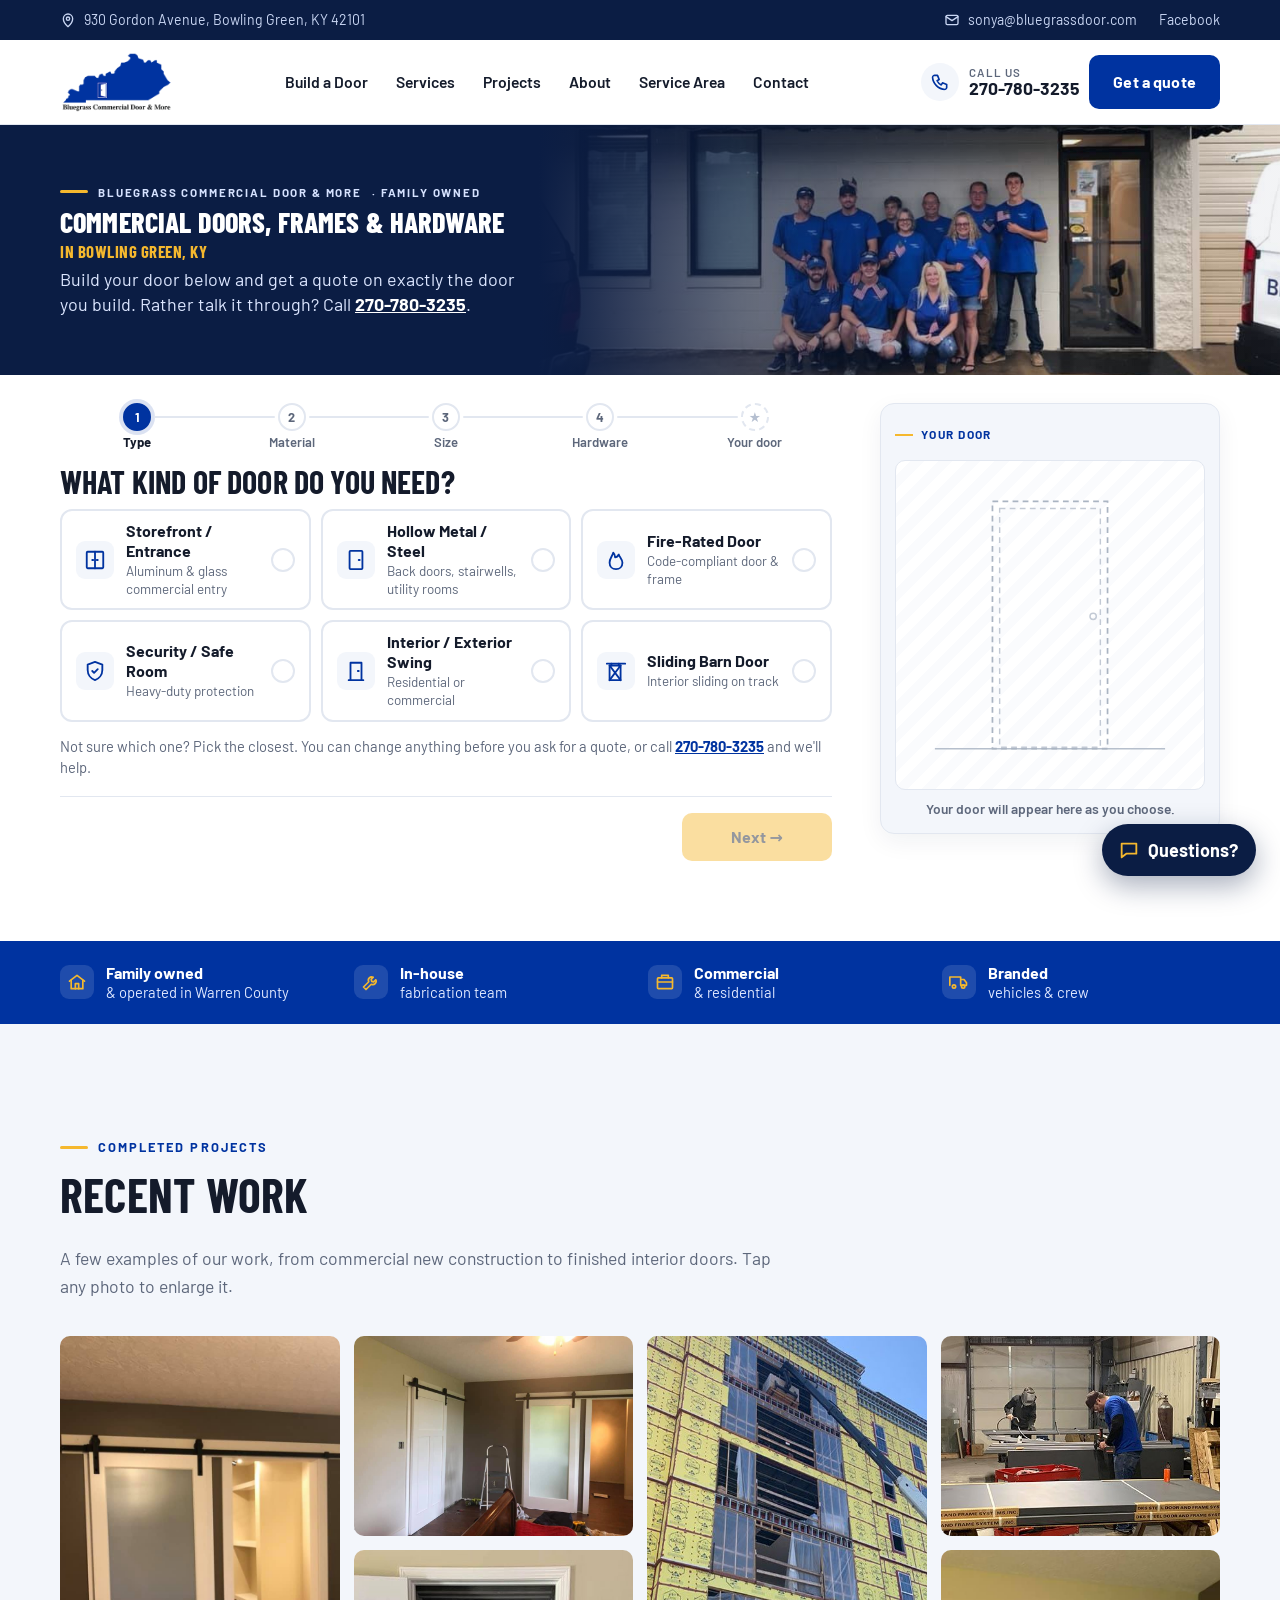
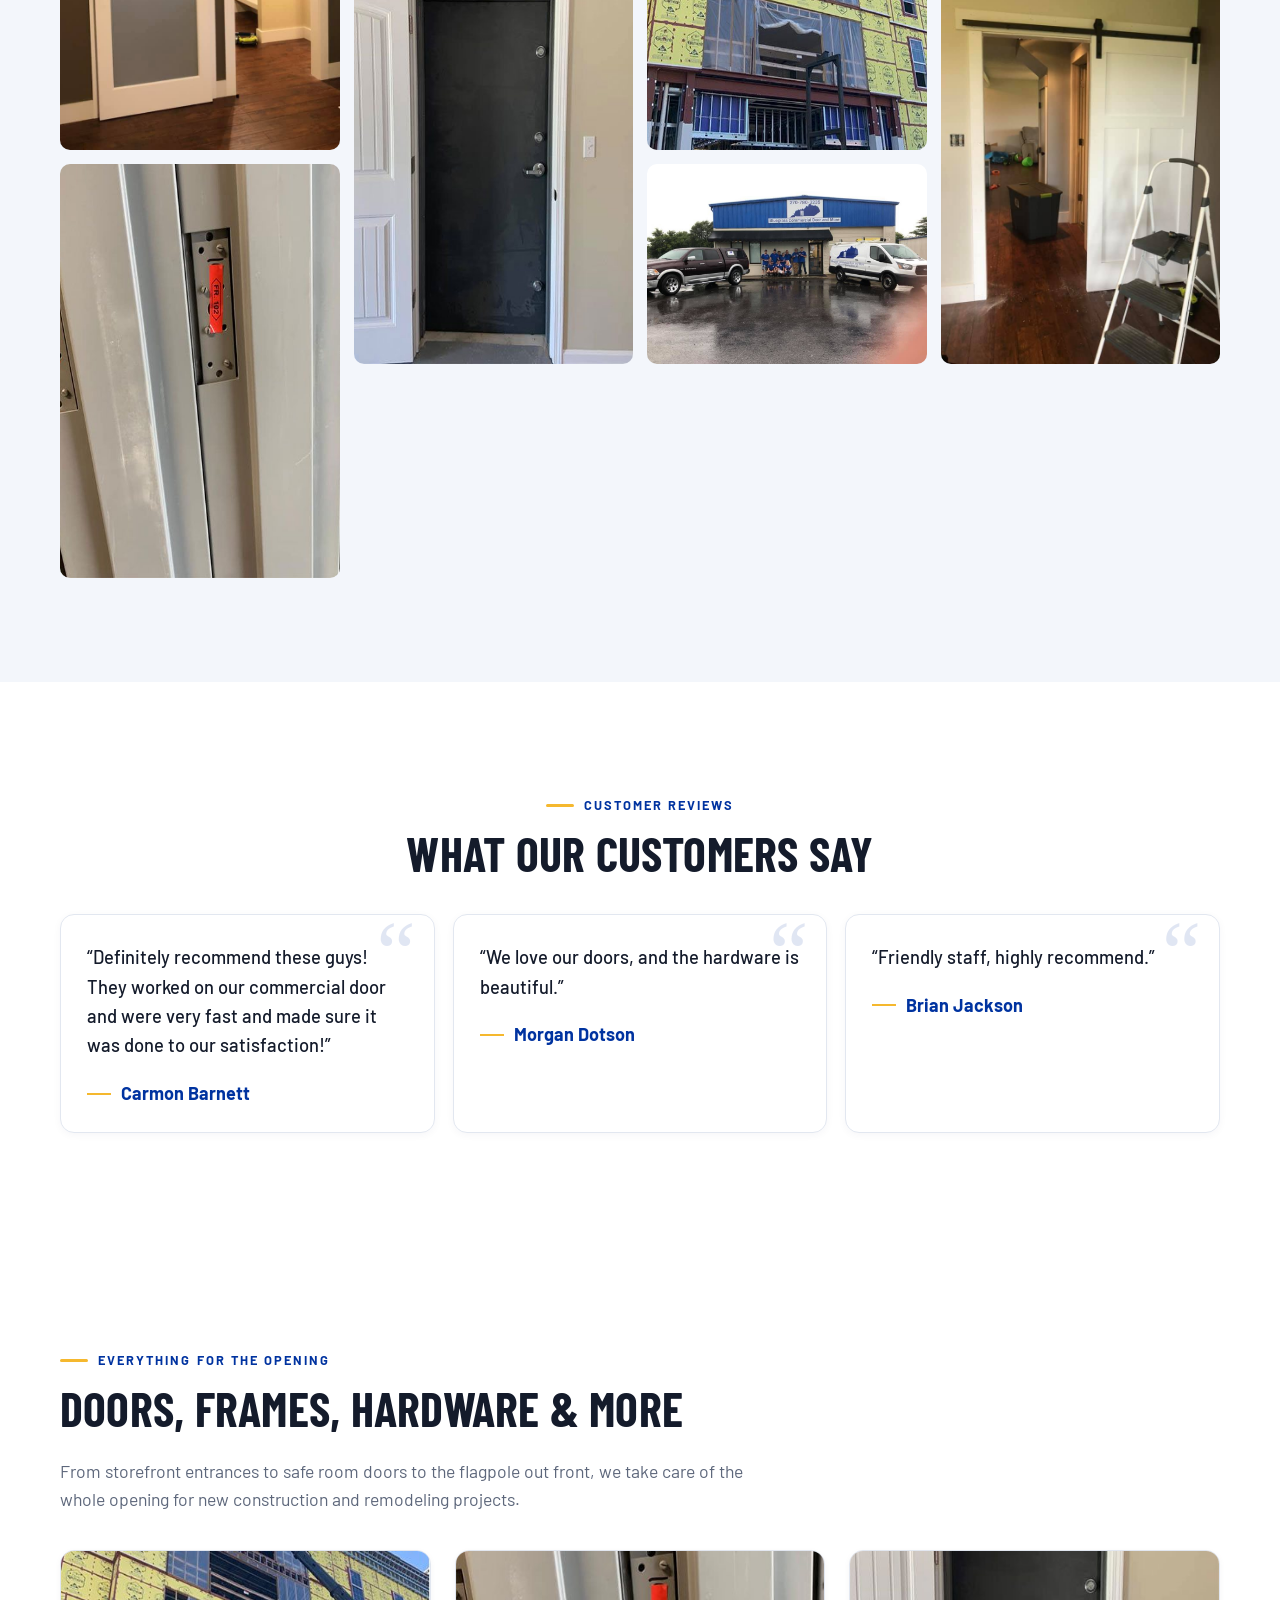
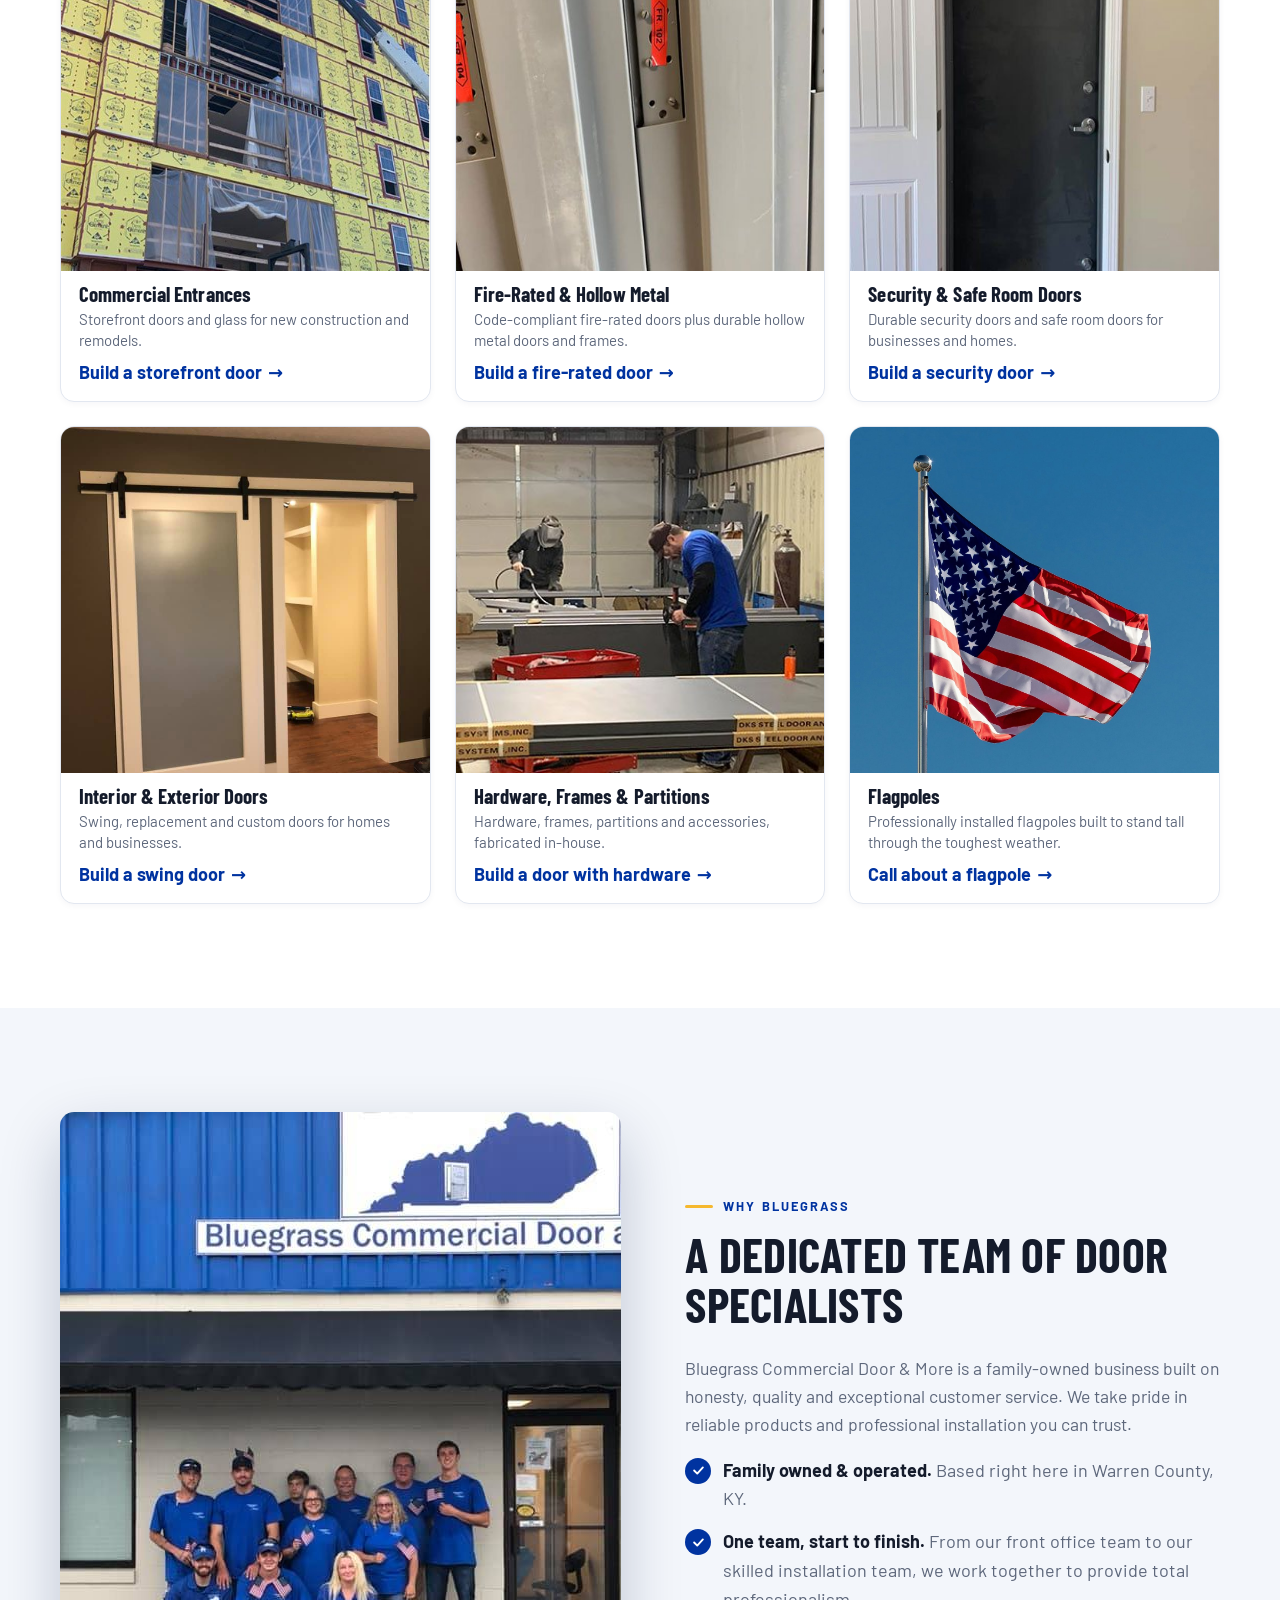
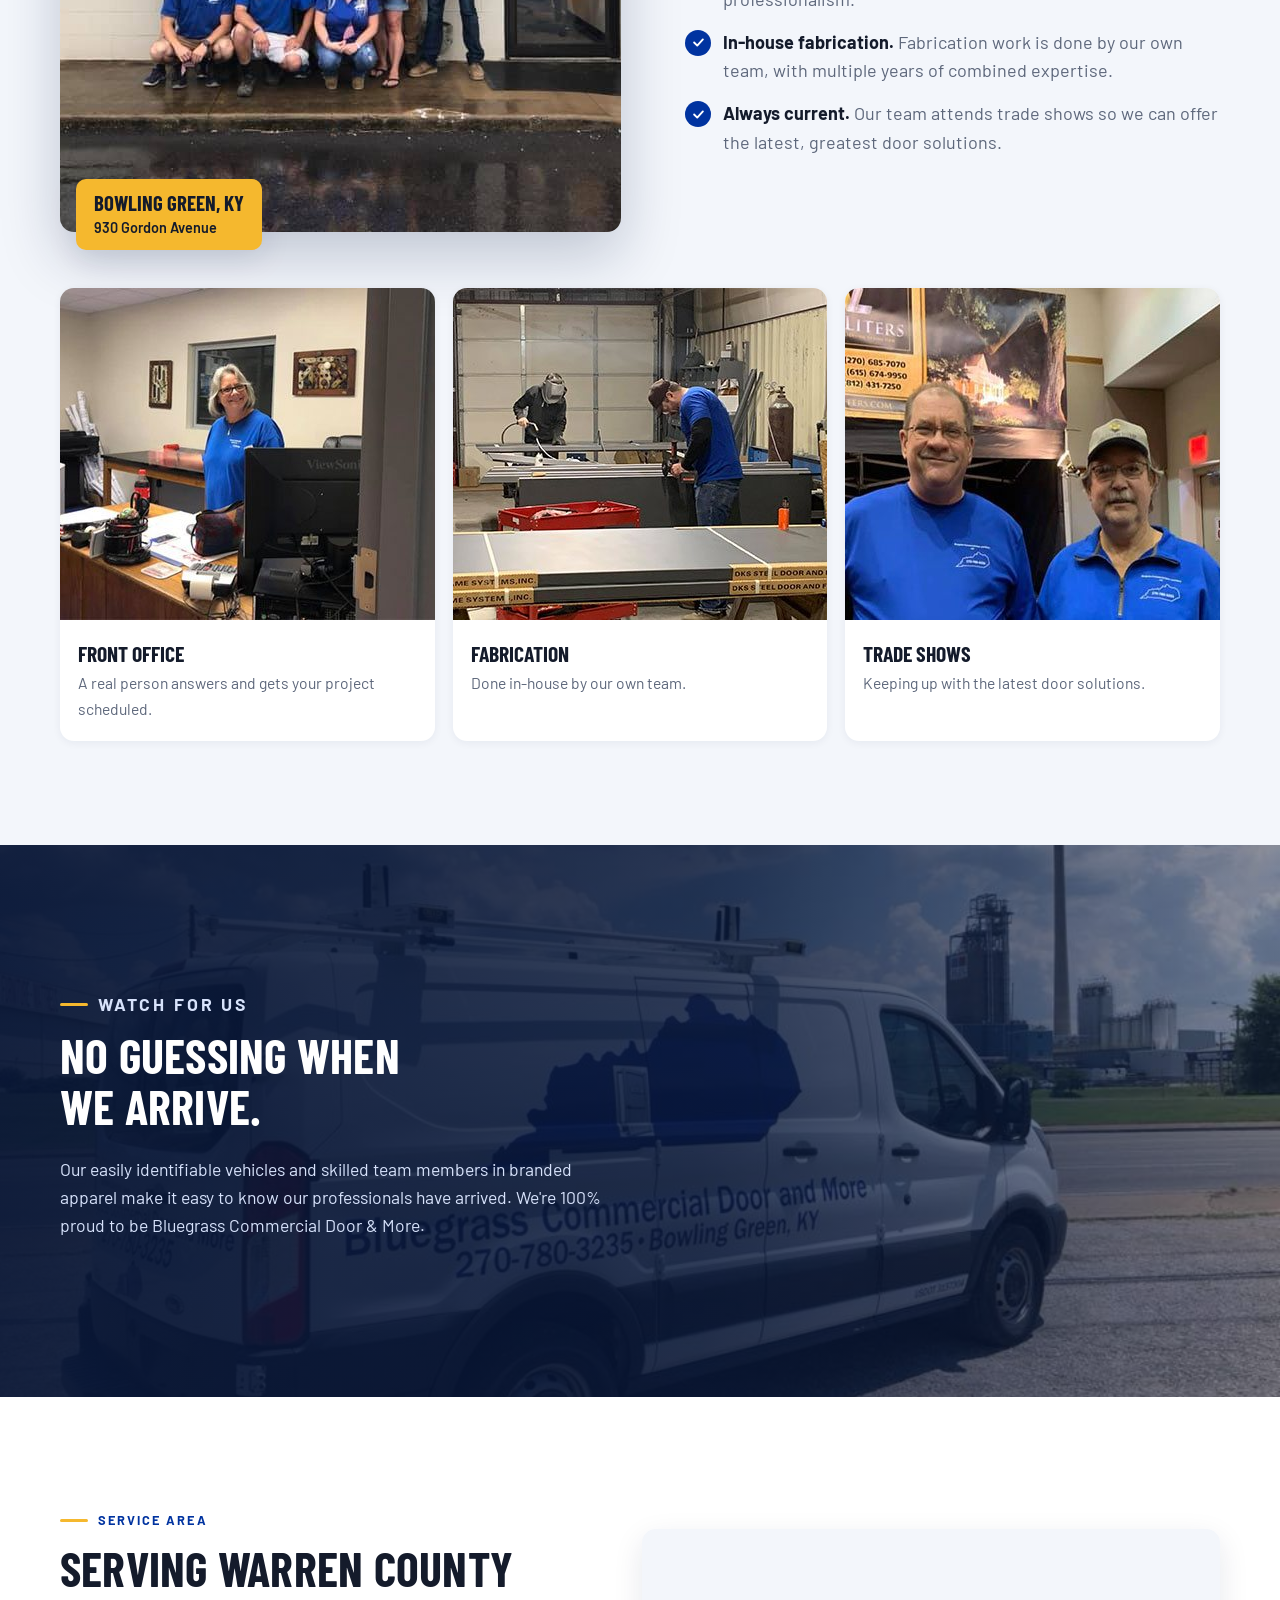
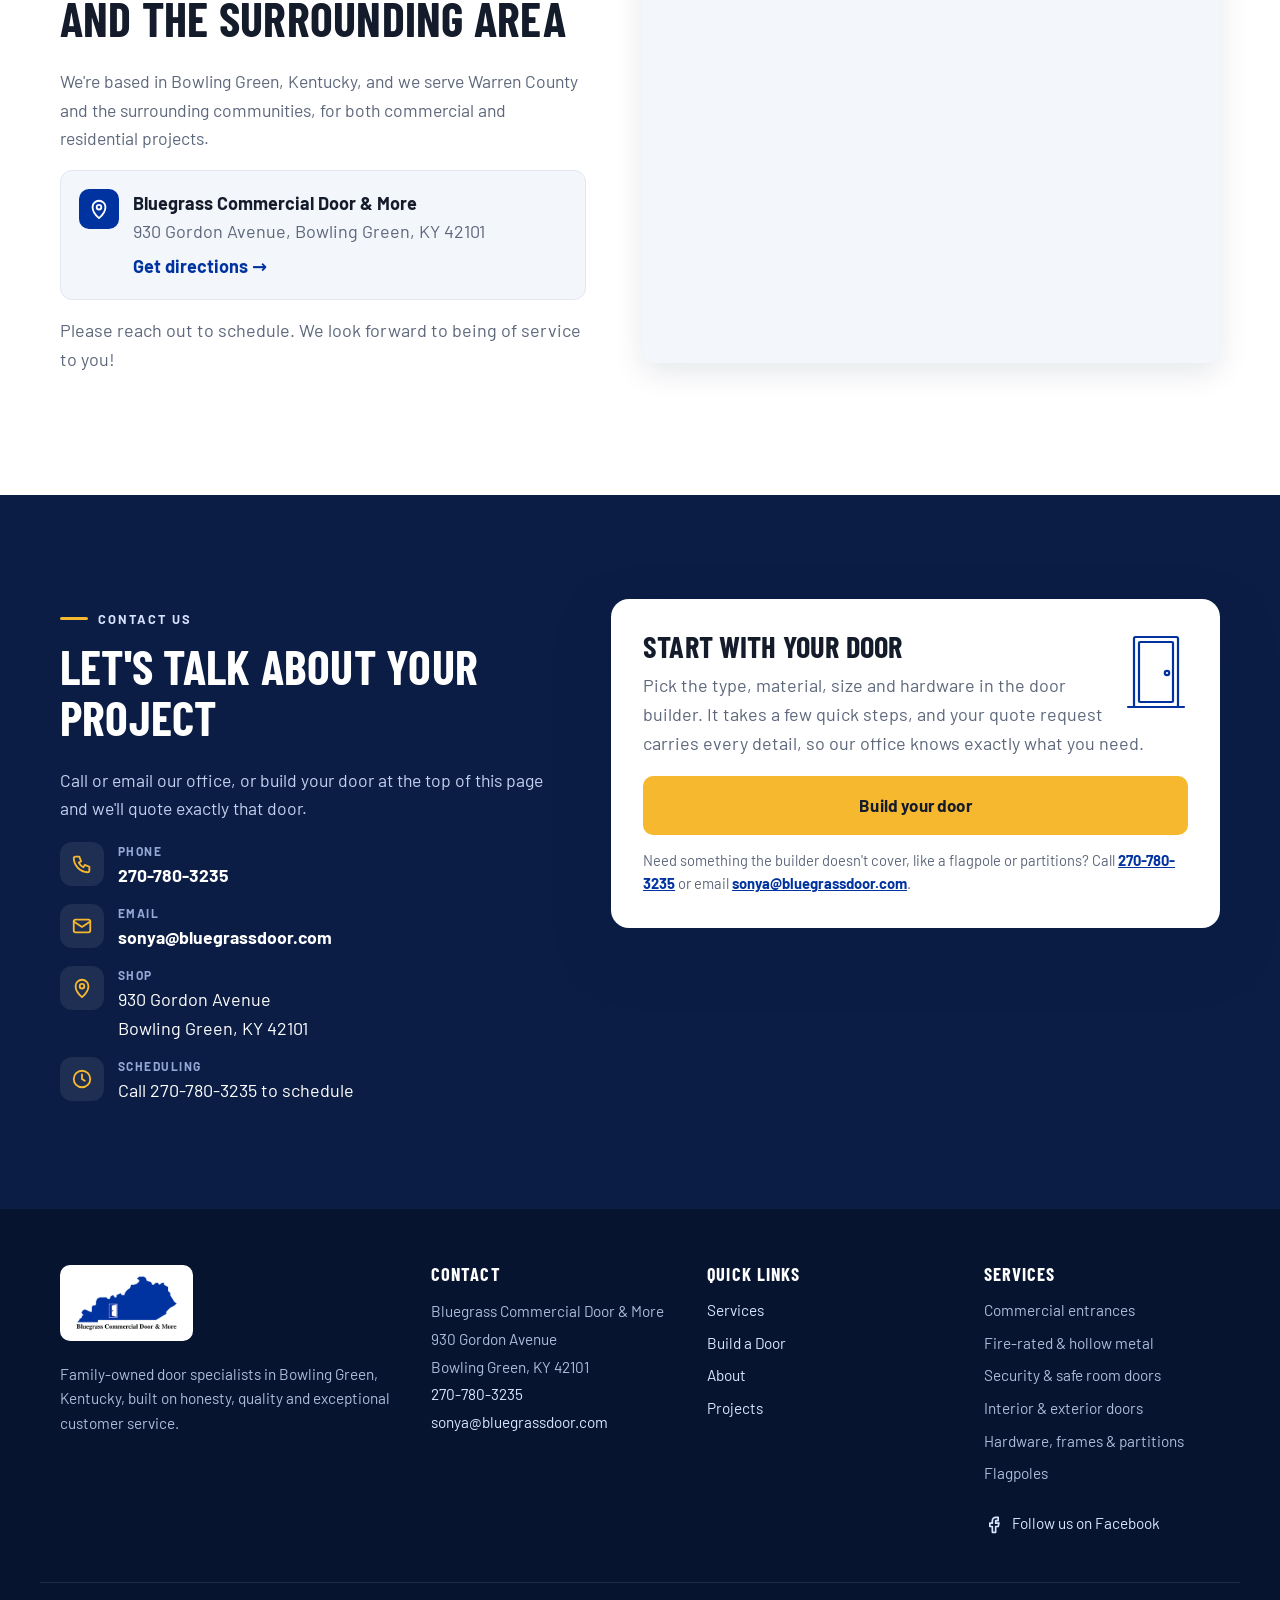
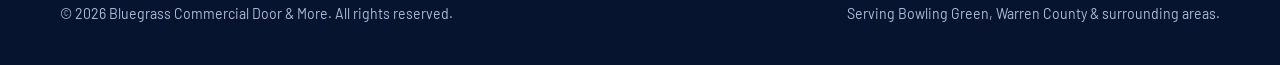
<file: index.html>
<!DOCTYPE html>
<html lang="en">
<head>
  <meta charset="utf-8">
  <meta name="viewport" content="width=device-width, initial-scale=1, viewport-fit=cover">
  <meta name="robots" content="noindex,nofollow">
  <title>Commercial Doors, Frames &amp; Hardware in Bowling Green, KY | Bluegrass Commercial Door &amp; More</title>
  <meta name="description" content="Family business based in Bowling Green, KY. We serve Warren County and surrounding areas. Residential and Commercial doors, frames, hardware, partitions, accessories and flag poles.">
  <meta name="theme-color" content="#0033A0">
  <meta property="og:type" content="website">
  <meta property="og:title" content="Bluegrass Commercial Door &amp; More | Your Door Specialists">
  <meta property="og:description" content="Family business based in Bowling Green, KY. We serve Warren County and surrounding areas. Residential and Commercial.">
  <meta property="og:image" content="images/van-and-shop-building-wide.jpg">
  <link rel="icon" href="images/favicon-32.png" sizes="32x32">
  <link rel="icon" href="images/favicon-192.png" sizes="192x192">
  <link rel="apple-touch-icon" href="images/apple-touch-icon.png">
  <link rel="preconnect" href="https://fonts.googleapis.com">
  <link rel="preconnect" href="https://fonts.gstatic.com" crossorigin>
  <link href="https://fonts.googleapis.com/css2?family=Barlow+Condensed:wght@600;700;800&family=Barlow:wght@400;500;600;700&display=swap" rel="stylesheet">
  <link rel="preload" as="image" href="images/crew-hero-enhanced.jpg">
  <link rel="stylesheet" href="styles.css?v=next6">
  <link rel="stylesheet" href="door-preview.css?v=next3">
  <link rel="stylesheet" href="door-visualize.css?v=next4">
  <script type="application/ld+json">
  {
    "@context": "https://schema.org",
    "@type": "HomeAndConstructionBusiness",
    "name": "Bluegrass Commercial Door & More",
    "description": "Family-owned door specialists in Bowling Green, KY: doors, frames, hardware, partitions, accessories and flag poles for residential and commercial projects.",
    "telephone": "+1-270-780-3235",
    "email": "sonya@bluegrassdoor.com",
    "url": "https://bluegrassdoor.com/",
    "image": "images/van-and-shop-building-wide.jpg",
    "logo": "images/logo-512.png",
    "address": {
      "@type": "PostalAddress",
      "streetAddress": "930 Gordon Avenue",
      "addressLocality": "Bowling Green",
      "addressRegion": "KY",
      "postalCode": "42101",
      "addressCountry": "US"
    },
    "areaServed": "Warren County, KY and surrounding areas",
    "sameAs": ["https://www.facebook.com/bluegrasscommericaldoor"]
  }
  </script>
</head>
<body>
  <a class="skip" href="#main">Skip to content</a>

  <!-- Utility bar (desktop) -->
  <div class="topbar">
    <div class="wrap topbar__inner">
      <span class="topbar__item">
        <svg aria-hidden="true" viewBox="0 0 24 24"><path d="M12 22s7-6.1 7-12a7 7 0 1 0-14 0c0 5.9 7 12 7 12z"/><circle cx="12" cy="10" r="2.5"/></svg>
        930 Gordon Avenue, Bowling Green, KY 42101
      </span>
      <span class="topbar__item topbar__right">
        <a href="mailto:sonya@bluegrassdoor.com">
          <svg aria-hidden="true" viewBox="0 0 24 24"><rect x="3" y="5" width="18" height="14" rx="2"/><path d="m3 7 9 6 9-6"/></svg>
          sonya@bluegrassdoor.com
        </a>
        <a href="https://www.facebook.com/bluegrasscommericaldoor" target="_blank" rel="noopener">Facebook</a>
      </span>
    </div>
  </div>

  <header class="header" id="top">
    <div class="wrap header__inner">
      <a class="brand" href="#top" aria-label="Bluegrass Commercial Door &amp; More home">
        <img src="images/logo.png" width="270" height="144" alt="Bluegrass Commercial Door &amp; More logo">
      </a>
      <nav class="nav" id="site-nav" aria-label="Main">
        <ul class="nav__list">
          <li><a href="#builder" data-to-builder>Build a Door</a></li>
          <li><a href="#services">Services</a></li>
          <li><a href="#projects">Projects</a></li>
          <li><a href="#about">About</a></li>
          <li><a href="#area">Service Area</a></li>
          <li><a href="#contact">Contact</a></li>
        </ul>
        <div class="nav__mobile-extra">
          <a class="btn btn--primary btn--block" href="tel:+12707803235">
            <svg aria-hidden="true" viewBox="0 0 24 24"><path d="M5 4h4l2 5-2.5 1.5a11 11 0 0 0 5 5L15 13l5 2v4a2 2 0 0 1-2 2A16 16 0 0 1 3 6a2 2 0 0 1 2-2"/></svg>
            Call 270-780-3235
          </a>
          <a class="btn btn--outline btn--block" href="#builder" data-to-builder>Get a quote</a>
          <p class="nav__addr">930 Gordon Avenue<br>Bowling Green, KY 42101</p>
        </div>
      </nav>
      <div class="header__actions">
        <a class="header__phone" href="tel:+12707803235">
          <svg aria-hidden="true" viewBox="0 0 24 24"><path d="M5 4h4l2 5-2.5 1.5a11 11 0 0 0 5 5L15 13l5 2v4a2 2 0 0 1-2 2A16 16 0 0 1 3 6a2 2 0 0 1 2-2"/></svg>
          <span><small>Call us</small>270-780-3235</span>
        </a>
        <a class="header__call" href="tel:+12707803235" aria-label="Call 270-780-3235">
          <svg aria-hidden="true" viewBox="0 0 24 24"><path d="M5 4h4l2 5-2.5 1.5a11 11 0 0 0 5 5L15 13l5 2v4a2 2 0 0 1-2 2A16 16 0 0 1 3 6a2 2 0 0 1 2-2"/></svg>
          <span>270-780-3235</span>
        </a>
        <a class="btn btn--primary header__cta" href="#builder" data-to-builder>Get a quote</a>
        <button class="menu-toggle" type="button" aria-controls="site-nav" aria-expanded="false" aria-label="Open menu">
          <span></span><span></span><span></span>
        </button>
      </div>
    </div>
  </header>

  <main id="main">
    <!-- DOOR BUILDER (the homepage hero) -->
    <section class="hb" id="builder" aria-labelledby="hero-title">
      <div class="hb__band">
        <div class="hb__photo">
          <img src="images/crew-hero-enhanced.jpg" width="1920" height="1440" fetchpriority="high" alt="The Bluegrass Commercial Door &amp; More crew in blue company shirts in front of the shop in Bowling Green, Kentucky">
        </div>
        <div class="wrap hb__intro">
          <p class="eyebrow eyebrow--light">Bluegrass Commercial Door &amp; More<span class="hb__eb-extra"> &middot; Family owned</span></p>
          <h1 id="hero-title">Commercial doors, frames &amp; hardware <span>in Bowling Green, KY</span></h1>
          <p class="hb__promise">Build your door below and get a quote on exactly the door you build.<span class="hb__call"> Rather talk it through? Call <a href="tel:+12707803235">270-780-3235</a>.</span></p>
        </div>
      </div>

      <div class="wrap hb__work" id="door-builder" data-view="steps">
        <div class="hb__main">
          <!-- 1. the steps -->
          <div class="bview bview--steps" data-panel="steps">
            <div class="bsteps__top">
              <p class="bdoor" id="door-label" hidden></p>
              <ol class="bprog" id="builder-progress" aria-label="Door builder steps"></ol>
            </div>

            <div class="builder__panel" data-step="1">
              <h2 class="bq" tabindex="-1">What kind of door do you need?</h2>
              <div class="opts opts--type" data-field="type" role="radiogroup" aria-label="Door type"></div>
              <p class="bhelp">Not sure which one? Pick the closest. You can change anything before you ask for a quote, or call <a href="tel:+12707803235">270-780-3235</a> and we'll help.</p>
            </div>
            <div class="builder__panel" data-step="2" hidden>
              <h2 class="bq" tabindex="-1">Which material?</h2>
              <p class="builder__hint">Not sure? Pick &ldquo;Recommend for me&rdquo; and we'll suggest the right fit.</p>
              <div class="opts" data-field="material" role="radiogroup" aria-label="Material"></div>
            </div>
            <div class="builder__panel" data-step="3" hidden>
              <h2 class="bq" tabindex="-1">What size is the opening?</h2>
              <p class="builder__hint">Not sure? Pick &ldquo;Not sure&rdquo; and we'll measure.</p>
              <div class="opts" data-field="size" role="radiogroup" aria-label="Size"></div>
              <div class="custom-size" id="custom-size" hidden>
                <label>Width (inches)<input type="number" inputmode="numeric" min="12" max="240" id="size-w" placeholder="36"></label>
                <span aria-hidden="true">&times;</span>
                <label>Height (inches)<input type="number" inputmode="numeric" min="12" max="240" id="size-h" placeholder="84"></label>
                <input type="hidden" id="size-q" value="1">
              </div>
            </div>
            <div class="builder__panel" data-step="4" hidden>
              <h2 class="bq" tabindex="-1">Hardware &amp; options</h2>
              <p class="builder__hint">Choose all that apply. Not sure? Pick &ldquo;Recommend for me.&rdquo;</p>
              <div class="opts opts--multi" data-field="hardware" aria-label="Hardware"></div>
            </div>

            <div class="builder__notice" id="builder-notice" role="status" aria-live="polite" hidden></div>
            <p class="sr-only" id="builder-live" aria-live="polite"></p>
            <div class="builder__nav">
              <button class="btn btn--text" type="button" id="b-back" hidden>&larr; Back</button>
              <button class="btn btn--text" type="button" id="b-cancel" hidden>Back to my doors</button>
              <button class="btn btn--outline" type="button" id="b-save" hidden>Save changes</button>
              <button class="btn btn--accent" type="button" id="b-next" disabled>Next &rarr;</button>
            </div>
          </div>

          <!-- 2. the finished build -->
          <div class="bview bview--built" data-panel="built" hidden>
            <div class="built__head">
              <p class="eyebrow">Your build</p>
              <h2 id="built-title" tabindex="-1">Your door is ready for quote.</h2>
              <p class="built__lead" id="built-lead">This is exactly what you built. Look it over, then get a quote on it.</p>
            </div>
            <p class="built__banner" id="built-banner" hidden></p>
            <ol class="doors" id="door-list" aria-labelledby="built-title"></ol>
            <div class="built__add">
              <button class="btn btn--outline" type="button" id="b-add"><span aria-hidden="true" class="plus">+</span> Add another door</button>
              <p class="built__fine">Several openings on one job? Add each door, or change &ldquo;How many&rdquo; for identical ones. They all go into one quote request.</p>
            </div>
            <section class="codes" id="codes" aria-labelledby="codes-title">
              <h3 class="codes__title" id="codes-title"><span class="codes__i" aria-hidden="true">i</span>Local &amp; state code: worth checking</h3>
              <p class="codes__lead">A few things your inspector may look at for these doors, each with the code section and a link to the source. Worth checking with your inspector or our office. <strong>Suggestions only. Your local inspector has the final say.</strong></p>
              <div class="codes__ctl">
                <div class="codes__field">
                  <label for="code-juris">Where&rsquo;s the job?</label>
                  <select id="code-juris"></select>
                  <p class="codes__hint" id="code-juris-hint">Most of our jobs are in Warren County, KY. Change it if your project is elsewhere.</p>
                </div>
                <div class="codes__field">
                  <span class="codes__label" id="code-use-label">Business or home?</span>
                  <div class="codes__use" role="group" aria-labelledby="code-use-label">
                    <button type="button" data-use="business" aria-pressed="false">Business</button>
                    <button type="button" data-use="home" aria-pressed="false">Home</button>
                  </div>
                  <p class="codes__hint" id="code-use-hint"></p>
                </div>
              </div>
              <ul class="codes__list" id="code-list"></ul>
              <button type="button" class="btn btn--text codes__more" id="code-more" aria-controls="code-list" hidden></button>
              <p class="sr-only" id="code-live" aria-live="polite"></p>
            </section>
            <div class="built__cta">
              <p class="built__count" id="built-count">1 door, ready to quote</p>
              <button class="btn btn--accent btn--lg" type="button" id="b-quote"><span id="b-quote-text">Get a quote on this door</span> <span aria-hidden="true">&rarr;</span></button>
            </div>
            <p class="sr-only" id="built-live" aria-live="polite"></p>
          </div>

          <!-- 3. the quote request, in place -->
          <div class="bview bview--quote" data-panel="quote" hidden>
            <div class="qhead">
              <button class="btn btn--text qback" type="button" id="q-back">&larr; <span id="q-back-text">Back to my door</span></button>
              <h2 id="quote-title" tabindex="-1">Get a quote on this door</h2>
              <p class="qlead">Tell us how to reach you. <span id="q-lead-doors">Your door is attached</span> exactly as you built it.</p>
            </div>
            <div class="qwrap">
              <div class="qmain">
                <form class="qform" id="quote-form" novalidate>
                  <div class="field-row">
                    <div class="field">
                      <label for="q-name">Your name <span class="req" aria-hidden="true">*</span></label>
                      <input id="q-name" name="name" type="text" autocomplete="name" required aria-required="true" maxlength="80">
                      <p class="field__err" id="q-name-err">Please enter your name.</p>
                    </div>
                    <div class="field">
                      <label for="q-company">Company <span class="opt-l">(optional)</span></label>
                      <input id="q-company" name="company" type="text" autocomplete="organization" maxlength="80">
                    </div>
                  </div>
                  <fieldset class="field-set" id="q-reach" aria-describedby="q-reach-err">
                    <legend>How should we reach you? <span class="req" aria-hidden="true">*</span> <span class="legend-sub">A phone number or an email, whichever you prefer.</span></legend>
                    <div class="field-row">
                      <div class="field">
                        <label for="q-phone">Phone</label>
                        <input id="q-phone" name="phone" type="tel" autocomplete="tel" inputmode="tel" maxlength="40">
                      </div>
                      <div class="field">
                        <label for="q-email">Email</label>
                        <input id="q-email" name="email" type="email" autocomplete="email" maxlength="120">
                      </div>
                    </div>
                    <p class="field__err" id="q-reach-err">Please give us a phone number or an email address.</p>
                  </fieldset>
                  <div class="field-row">
                    <div class="field">
                      <label for="q-addr">Project address or city</label>
                      <input id="q-addr" name="address" type="text" autocomplete="street-address" maxlength="160" placeholder="e.g. 1200 Main St, Bowling Green">
                    </div>
                    <div class="field">
                      <label for="q-when">Timeline</label>
                      <select id="q-when" name="timeline">
                        <option value="">Choose one (optional)</option>
                        <option>As soon as possible</option>
                        <option>Within 1 month</option>
                        <option>1&ndash;3 months</option>
                        <option>Planning / bidding</option>
                      </select>
                    </div>
                  </div>
                  <div class="field">
                    <label for="q-msg">Anything else we should know? <span class="opt-l">(optional)</span></label>
                    <textarea id="q-msg" name="notes" rows="3" maxlength="1000" placeholder="e.g. replacing an existing storefront door, need it before opening day"></textarea>
                  </div>
                  <div class="q-photo" id="q-photo" hidden>
                    <label class="q-check"><input type="checkbox" id="q-photo-yes" checked> I have a photo of the new door on my building</label>
                    <p>This form can't carry the photo. Keep <strong>my-building-with-new-door.jpg</strong> from your downloads and we'll ask you for it if it helps with your quote.</p>
                  </div>
                  <button class="btn btn--accent btn--lg btn--block" type="submit" id="q-submit">Send my quote request</button>
                  <div class="q-senderr" id="q-send-err" role="alert" hidden></div>
                  <p class="quote__fine">Your <span id="q-fine-doors">door</span> and details go straight to our office. Prefer to talk? Call <a href="tel:+12707803235">270-780-3235</a>.</p>
                </form>
              </div>
              <aside class="qside" aria-labelledby="qside-title">
                <h3 id="qside-title">Attached to your request</h3>
                <ul class="qdoors" id="q-doors"></ul>
                <p class="qcodes" id="q-codes" hidden></p>
                <button class="btn btn--text qside__edit" type="button" id="q-edit">Change something</button>
              </aside>
            </div>
          </div>

          <!-- 4. request received -->
          <div class="bview bview--sent" data-panel="sent" hidden>
            <div class="sent">
              <div class="sent__icon" aria-hidden="true"><svg viewBox="0 0 24 24"><path d="m5 12 5 5 9-10"/></svg></div>
              <h2 id="sent-title" tabindex="-1">Request received<span id="sent-name"></span></h2>
              <p>Your reference is <strong class="sent__ref" id="sent-ref"></strong>. We'll be in touch.</p>
              <p class="sent__photo" id="sent-photo" hidden>Keep <strong>my-building-with-new-door.jpg</strong> from your downloads. We'll ask you for it if it helps with your quote.</p>
              <div class="sent__acts">
                <a class="btn btn--outline" href="tel:+12707803235">Call 270-780-3235</a>
              </div>
              <p class="sent__help">Questions, or something to add? Give us a call and mention your reference.</p>
              <div class="sent__links">
                <a id="sent-view" href="request.html" target="_blank" rel="noopener">See the request as our office will</a>
                <button class="btn btn--text" type="button" id="sent-back">Back to my doors</button>
                <button class="btn btn--text" type="button" id="sent-new">Start a new request</button>
              </div>
            </div>
          </div>
        </div>

        <aside class="dp-panel hb__aside" data-door-preview="a" data-header=".header" aria-label="Door preview">
          <div class="dp-sticky">
            <div class="dp-head"><p class="dp-title">Your door</p><button type="button" class="dp-ask" data-open-chat aria-label="Open help chat"><svg aria-hidden="true" viewBox="0 0 24 24"><path d="M4 5h16v11H9l-5 4z"/></svg>Questions?</button></div>
            <div class="dp-stage"><svg class="dp-svg" role="img" aria-label="Your door will appear here as you choose." viewBox="-22 -16 80 114" preserveAspectRatio="xMidYMid meet" xmlns="http://www.w3.org/2000/svg"></svg></div>
            <div class="dp-caption"><p class="dp-empty">Your door will appear here as you choose.</p></div>
            <figure class="dp-photo" hidden><img alt="" width="72" height="96" decoding="async"><figcaption></figcaption></figure>
            <p class="dp-live" role="status" aria-live="polite"></p>
          </div>
        </aside>
      </div>
    </section>

    <!-- TRUST STRIP -->
    <section class="trust" aria-label="Why customers choose us">
      <div class="wrap trust__grid">
        <div class="trust__item">
          <svg aria-hidden="true" viewBox="0 0 24 24"><path d="M3 11 12 4l9 7"/><path d="M5 10v10h14V10"/><path d="M10 20v-6h4v6"/></svg>
          <span><strong>Family owned</strong>&amp; operated in Warren County</span>
        </div>
        <div class="trust__item">
          <svg aria-hidden="true" viewBox="0 0 24 24"><path d="M14.7 6.3a4 4 0 0 0-5.4 5.4L3 18l3 3 6.3-6.3a4 4 0 0 0 5.4-5.4l-2.5 2.5-2.4-.6-.6-2.4z"/></svg>
          <span><strong>In-house</strong>fabrication team</span>
        </div>
        <div class="trust__item">
          <svg aria-hidden="true" viewBox="0 0 24 24"><rect x="3" y="7" width="18" height="13" rx="1"/><path d="M8 7V4h8v3M3 12h18"/></svg>
          <span><strong>Commercial</strong>&amp; residential</span>
        </div>
        <div class="trust__item">
          <svg aria-hidden="true" viewBox="0 0 24 24"><path d="M1 16V6h13v10M14 9h4l3 4v3h-7"/><circle cx="6" cy="17.5" r="2"/><circle cx="17" cy="17.5" r="2"/></svg>
          <span><strong>Branded</strong>vehicles &amp; crew</span>
        </div>
      </div>
    </section>

    <!-- PROJECTS -->
    <section class="section section--soft" id="projects" aria-labelledby="projects-title">
      <div class="wrap">
        <div class="section__head">
          <p class="eyebrow">Completed projects</p>
          <h2 id="projects-title">Recent work</h2>
          <p class="section__lead">A few examples of our work, from commercial new construction to finished interior doors. Tap any photo to enlarge it.</p>
        </div>
        <div class="gallery">
          <button class="gallery__item gallery__item--tall" type="button" data-full="images/barn-door-frosted-glass-closet.jpg" data-caption="Frosted glass sliding barn door on black track hardware">
            <img src="images/barn-door-frosted-glass-closet.jpg" width="720" height="960" loading="lazy" alt="Frosted glass sliding barn door on black track hardware">
          </button>
          <button class="gallery__item" type="button" data-full="images/barn-doors-bedroom-pair.jpg" data-caption="Pair of white sliding barn doors: a shaker panel and a frosted glass door">
            <img src="images/barn-doors-bedroom-pair.jpg" width="960" height="720" loading="lazy" alt="Pair of white sliding barn doors: a shaker panel and a frosted glass door">
          </button>
          <button class="gallery__item gallery__item--tall" type="button" data-full="images/commercial-construction-project.jpg" data-caption="Commercial new construction with framed storefront openings">
            <img src="images/commercial-construction-project.jpg" width="480" height="640" loading="lazy" alt="Commercial new construction with framed storefront openings">
          </button>
          <button class="gallery__item" type="button" data-full="images/in-house-fabrication-shop.jpg" data-caption="Steel door fabrication in our shop">
            <img src="images/in-house-fabrication-shop.jpg" width="500" height="332" loading="lazy" alt="Steel door fabrication in our shop">
          </button>
          <button class="gallery__item gallery__item--tall" type="button" data-full="images/dark-steel-door-installed.jpg" data-caption="Dark steel security door with multiple locking points">
            <img src="images/dark-steel-door-installed.jpg" width="480" height="640" loading="lazy" alt="Dark steel security door with multiple locking points">
          </button>
          <button class="gallery__item gallery__item--tall" type="button" data-full="images/barn-door-white-shaker.jpg" data-caption="White shaker-style sliding barn door">
            <img src="images/barn-door-white-shaker.jpg" width="720" height="960" loading="lazy" alt="White shaker-style sliding barn door">
          </button>
          <button class="gallery__item gallery__item--tall" type="button" data-full="images/hollow-metal-frames-closeup.jpg" data-caption="Hollow metal door frames ready for install">
            <img src="images/hollow-metal-frames-closeup.jpg" width="480" height="640" loading="lazy" alt="Hollow metal door frames ready for install">
          </button>
          <button class="gallery__item" type="button" data-full="images/storefront-team-and-vehicles.jpg" data-caption="Our crew and vehicles at the shop on Gordon Avenue">
            <img src="images/storefront-team-and-vehicles.jpg" width="960" height="720" loading="lazy" alt="Our crew and vehicles at the shop on Gordon Avenue">
          </button>
        </div>
      </div>
    </section>

    <!-- REVIEWS -->
    <section class="section" id="reviews" aria-labelledby="reviews-title">
      <div class="wrap">
        <div class="section__head section__head--center">
          <p class="eyebrow">Customer reviews</p>
          <h2 id="reviews-title">What our customers say</h2>
        </div>
        <div class="reviews">
          <blockquote class="review">
            <p>&ldquo;Definitely recommend these guys! They worked on our commercial door and were very fast and made sure it was done to our satisfaction!&rdquo;</p>
            <footer>Carmon Barnett</footer>
          </blockquote>
          <blockquote class="review">
            <p>&ldquo;We love our doors, and the hardware is beautiful.&rdquo;</p>
            <footer>Morgan Dotson</footer>
          </blockquote>
          <blockquote class="review">
            <p>&ldquo;Friendly staff, highly recommend.&rdquo;</p>
            <footer>Brian Jackson</footer>
          </blockquote>
        </div>
      </div>
    </section>

    <!-- SERVICES -->
    <section class="section" id="services" aria-labelledby="services-title">
      <div class="wrap">
        <div class="section__head">
          <p class="eyebrow">Everything for the opening</p>
          <h2 id="services-title">Doors, frames, hardware &amp; more</h2>
          <p class="section__lead">From storefront entrances to safe room doors to the flagpole out front, we take care of the whole opening for new construction and remodeling projects.</p>
        </div>
        <div class="services">
          <article class="svc">
            <div class="svc__img"><img src="images/commercial-construction-project.jpg" width="480" height="640" loading="lazy" alt="Multi-story commercial building under construction with framed storefront openings and a crane"></div>
            <div class="svc__body">
              <h3>Commercial Entrances</h3>
              <p><span class="svc__full">Complete commercial entrance solutions, including storefront doors and glass for new construction and remodels.</span><span class="svc__short">Storefront doors and glass for new construction and remodels.</span></p>
              <a class="svc__link" href="#builder" data-build-type="storefront">Build a storefront door <span aria-hidden="true">&rarr;</span></a>
            </div>
          </article>
          <article class="svc">
            <div class="svc__img"><img src="images/hollow-metal-frames-closeup.jpg" width="480" height="640" loading="lazy" alt="Grey hollow metal steel door frames with hinge reinforcements and orange frame tags"></div>
            <div class="svc__body">
              <h3>Fire-Rated &amp; Hollow Metal</h3>
              <p><span class="svc__full">Code-compliant fire-rated doors and durable hollow metal doors and frames that provide safety, reliability and lasting performance.</span><span class="svc__short">Code-compliant fire-rated doors plus durable hollow metal doors and frames.</span></p>
              <a class="svc__link" href="#builder" data-build-type="fire">Build a fire-rated door <span aria-hidden="true">&rarr;</span></a>
            </div>
          </article>
          <article class="svc">
            <div class="svc__img"><img src="images/dark-steel-door-installed.jpg" width="480" height="640" loading="lazy" alt="Dark steel security door with a lever handle and multiple locking points installed in a home"></div>
            <div class="svc__body">
              <h3>Security &amp; Safe Room Doors</h3>
              <p><span class="svc__full">Durable security doors and safe room doors for businesses and homes, sized and hung to fit your opening.</span><span class="svc__short">Durable security doors and safe room doors for businesses and homes.</span></p>
              <a class="svc__link" href="#builder" data-build-type="security">Build a security door <span aria-hidden="true">&rarr;</span></a>
            </div>
          </article>
          <article class="svc">
            <div class="svc__img"><img src="images/barn-door-frosted-glass-closet.jpg" width="720" height="960" loading="lazy" alt="White sliding barn door with frosted glass on black track hardware in front of a walk-in closet"></div>
            <div class="svc__body">
              <h3>Interior &amp; Exterior Doors</h3>
              <p><span class="svc__full">Swing doors for residential and commercial projects, plus replacement doors and custom door solutions.</span><span class="svc__short">Swing, replacement and custom doors for homes and businesses.</span></p>
              <a class="svc__link" href="#builder" data-build-type="swing">Build a swing door <span aria-hidden="true">&rarr;</span></a>
            </div>
          </article>
          <article class="svc">
            <div class="svc__img"><img src="images/in-house-fabrication-shop.jpg" width="500" height="332" loading="lazy" alt="Bluegrass team members welding and fabricating steel doors inside the shop"></div>
            <div class="svc__body">
              <h3>Hardware, Frames &amp; Partitions</h3>
              <p><span class="svc__full">Door hardware, frames, partitions and accessories, with fabrication work done by our own in-house team.</span><span class="svc__short">Hardware, frames, partitions and accessories, fabricated in-house.</span></p>
              <a class="svc__link" href="#builder" data-to-builder>Build a door with hardware <span aria-hidden="true">&rarr;</span></a>
            </div>
          </article>
          <article class="svc">
            <div class="svc__img"><img class="svc__img--flag" src="images/american-flag-commercial-flagpole-framed.jpg" width="1999" height="1250" loading="lazy" alt="American flag on a commercial flagpole against a clear blue sky"></div>
            <div class="svc__body">
              <h3>Flagpoles</h3>
              <p><span class="svc__full">Proudly display your American and state flags. Our professionally installed flagpoles are built to stand tall through the toughest weather conditions.</span><span class="svc__short">Professionally installed flagpoles built to stand tall through the toughest weather.</span></p>
              <a class="svc__link" href="tel:+12707803235">Call about a flagpole <span aria-hidden="true">&rarr;</span></a>
            </div>
          </article>
        </div>
      </div>
    </section>

    <!-- ABOUT / WHY US -->
    <section class="section section--soft" id="about" aria-labelledby="about-title">
      <div class="wrap about">
        <div class="about__photo">
          <img src="images/team-in-front-of-shop.jpg" width="960" height="720" loading="lazy" alt="The Bluegrass Commercial Door &amp; More team in blue company shirts in front of the shop in Bowling Green">
          <div class="about__badge">
            <strong>Bowling Green, KY</strong>
            <span>930 Gordon Avenue</span>
          </div>
        </div>
        <div class="about__copy">
          <p class="eyebrow">Why Bluegrass</p>
          <h2 id="about-title">A dedicated team of door specialists</h2>
          <p class="section__lead">Bluegrass Commercial Door &amp; More is a family-owned business built on honesty, quality and exceptional customer service. We take pride in reliable products and professional installation you can trust.</p>
          <ul class="checks">
            <li><strong>Family owned &amp; operated.</strong> Based right here in Warren County, KY.</li>
            <li><strong>One team, start to finish.</strong> From our front office team to our skilled installation team, we work together to provide total professionalism.</li>
            <li><strong>In-house fabrication.</strong> Fabrication work is done by our own team, with multiple years of combined expertise.</li>
            <li><strong>Always current.</strong> Our team attends trade shows so we can offer the latest, greatest door solutions.</li>
          </ul>
        </div>
      </div>
      <div class="wrap pillars">
        <figure class="pillar">
          <img src="images/front-office-staff.jpg" width="500" height="332" loading="lazy" alt="Bluegrass front office team member at the front desk">
          <figcaption><strong>Front office</strong>A real person answers and gets your project scheduled.</figcaption>
        </figure>
        <figure class="pillar">
          <img src="images/in-house-fabrication-shop.jpg" width="500" height="332" loading="lazy" alt="Welding and fabrication work in the Bluegrass shop">
          <figcaption><strong>Fabrication</strong>Done in-house by our own team.</figcaption>
        </figure>
        <figure class="pillar">
          <img src="images/team-at-trade-show.jpg" width="500" height="332" loading="lazy" alt="Two Bluegrass team members at a trade show">
          <figcaption><strong>Trade shows</strong>Keeping up with the latest door solutions.</figcaption>
        </figure>
      </div>
    </section>

    <!-- WATCH FOR US -->
    <section class="fleet" aria-labelledby="fleet-title">
      <img class="fleet__bg" src="images/fleet-van-kentucky-logo.jpg" width="960" height="720" loading="lazy" alt="">
      <div class="fleet__shade" aria-hidden="true"></div>
      <div class="wrap fleet__inner">
        <p class="eyebrow eyebrow--light">Watch for us</p>
        <h2 id="fleet-title">No guessing when we arrive.</h2>
        <p>Our easily identifiable vehicles and skilled team members in branded apparel make it easy to know our professionals have arrived. We're 100% proud to be Bluegrass Commercial Door &amp; More.</p>
      </div>
    </section>

    <!-- SERVICE AREA -->
    <section class="section" id="area" aria-labelledby="area-title">
      <div class="wrap area">
        <div class="area__copy">
          <p class="eyebrow">Service area</p>
          <h2 id="area-title">Serving Warren County and the surrounding area</h2>
          <p class="section__lead">We're based in Bowling Green, Kentucky, and we serve Warren County and the surrounding communities, for both commercial and residential projects.</p>
          <div class="area__card">
            <svg aria-hidden="true" viewBox="0 0 24 24"><path d="M12 22s7-6.1 7-12a7 7 0 1 0-14 0c0 5.9 7 12 7 12z"/><circle cx="12" cy="10" r="2.5"/></svg>
            <div>
              <strong>Bluegrass Commercial Door &amp; More</strong>
              <span>930 Gordon Avenue, Bowling Green, KY 42101</span>
              <a href="https://www.google.com/maps/dir/?api=1&amp;destination=930+Gordon+Ave,+Bowling+Green,+KY+42101" target="_blank" rel="noopener">Get directions &rarr;</a>
            </div>
          </div>
          <p class="area__note">Please reach out to schedule. We look forward to being of service to you!</p>
        </div>
        <div class="area__map">
          <iframe title="Map of 930 Gordon Avenue, Bowling Green, KY" src="https://www.google.com/maps?q=930+Gordon+Ave,+Bowling+Green,+KY+42101&amp;output=embed" loading="lazy" referrerpolicy="no-referrer-when-downgrade"></iframe>
        </div>
      </div>
    </section>

    <!-- CONTACT -->
    <section class="section section--navy" id="contact" aria-labelledby="contact-title">
      <div class="wrap contact">
        <div class="contact__info">
          <p class="eyebrow eyebrow--light">Contact us</p>
          <h2 id="contact-title">Let's talk about your project</h2>
          <p class="section__lead">Call or email our office, or build your door at the top of this page and we'll quote exactly that door.</p>
          <ul class="contact__list">
            <li>
              <svg aria-hidden="true" viewBox="0 0 24 24"><path d="M5 4h4l2 5-2.5 1.5a11 11 0 0 0 5 5L15 13l5 2v4a2 2 0 0 1-2 2A16 16 0 0 1 3 6a2 2 0 0 1 2-2"/></svg>
              <div><small>Phone</small><a href="tel:+12707803235">270-780-3235</a></div>
            </li>
            <li>
              <svg aria-hidden="true" viewBox="0 0 24 24"><rect x="3" y="5" width="18" height="14" rx="2"/><path d="m3 7 9 6 9-6"/></svg>
              <div><small>Email</small><a href="mailto:sonya@bluegrassdoor.com">sonya@bluegrassdoor.com</a></div>
            </li>
            <li>
              <svg aria-hidden="true" viewBox="0 0 24 24"><path d="M12 22s7-6.1 7-12a7 7 0 1 0-14 0c0 5.9 7 12 7 12z"/><circle cx="12" cy="10" r="2.5"/></svg>
              <div><small>Shop</small>930 Gordon Avenue<br>Bowling Green, KY 42101</div>
            </li>
            <li>
              <svg aria-hidden="true" viewBox="0 0 24 24"><circle cx="12" cy="12" r="9"/><path d="M12 7v5l3 2"/></svg>
              <div><small>Scheduling</small>Call 270-780-3235 to schedule</div>
            </li>
          </ul>
        </div>
        <div class="startcard">
          <div class="startcard__art" aria-hidden="true">
            <svg viewBox="0 0 64 80"><rect x="10" y="6" width="44" height="70" rx="1.5"/><rect x="15" y="11" width="34" height="60" rx="1"/><circle cx="43" cy="42" r="2.2"/><path d="M4 76h56"/></svg>
          </div>
          <h3>Start with your door</h3>
          <p>Pick the type, material, size and hardware in the door builder. It takes a few quick steps, and your quote request carries every detail, so our office knows exactly what you need.</p>
          <a class="btn btn--accent btn--lg btn--block" href="#builder" data-to-builder>Build your door</a>
          <p class="startcard__fine">Need something the builder doesn't cover, like a flagpole or partitions? Call <a href="tel:+12707803235">270-780-3235</a> or email <a href="mailto:sonya@bluegrassdoor.com">sonya@bluegrassdoor.com</a>.</p>
        </div>
      </div>
    </section>
  </main>

  <footer class="footer">
    <div class="wrap footer__grid">
      <div class="footer__brand">
        <div class="footer__logo"><img src="images/logo.png" width="270" height="144" loading="lazy" alt="Bluegrass Commercial Door &amp; More"></div>
        <p>Family-owned door specialists in Bowling Green, Kentucky, built on honesty, quality and exceptional customer service.</p>
      </div>
      <div>
        <h4>Contact</h4>
        <address>
          Bluegrass Commercial Door &amp; More<br>
          930 Gordon Avenue<br>
          Bowling Green, KY 42101<br>
          <a href="tel:+12707803235">270-780-3235</a><br>
          <a href="mailto:sonya@bluegrassdoor.com">sonya@bluegrassdoor.com</a>
        </address>
      </div>
      <div>
        <h4>Quick links</h4>
        <ul>
          <li><a href="#services">Services</a></li>
          <li><a href="#builder" data-to-builder>Build a Door</a></li>
          <li><a href="#about">About</a></li>
          <li><a href="#projects">Projects</a></li>
        </ul>
      </div>
      <div>
        <h4>Services</h4>
        <ul>
          <li>Commercial entrances</li>
          <li>Fire-rated &amp; hollow metal</li>
          <li>Security &amp; safe room doors</li>
          <li>Interior &amp; exterior doors</li>
          <li>Hardware, frames &amp; partitions</li>
          <li>Flagpoles</li>
        </ul>
        <a class="footer__fb" href="https://www.facebook.com/bluegrasscommericaldoor" target="_blank" rel="noopener">
          <svg aria-hidden="true" viewBox="0 0 24 24"><path d="M14 8h3V4h-3a4 4 0 0 0-4 4v3H7v4h3v7h4v-7h3l1-4h-4V8z"/></svg>
          Follow us on Facebook
        </a>
      </div>
    </div>
    <div class="wrap footer__bottom">
      <p>&copy; <span id="year">2026</span> Bluegrass Commercial Door &amp; More. All rights reserved.</p>
      <p>Serving Bowling Green, Warren County &amp; surrounding areas.</p>
    </div>
  </footer>

  <!-- Sticky mobile action bar -->
  <div class="callbar" aria-label="Quick actions">
    <a class="callbar__call" href="tel:+12707803235">
      <svg aria-hidden="true" viewBox="0 0 24 24"><path d="M5 4h4l2 5-2.5 1.5a11 11 0 0 0 5 5L15 13l5 2v4a2 2 0 0 1-2 2A16 16 0 0 1 3 6a2 2 0 0 1 2-2"/></svg>
      Call 270-780-3235
    </a>
    <a class="callbar__quote" href="#builder" data-to-builder id="callbar-go">Build a door</a>
    <button class="callbar__chat" type="button" data-open-chat aria-label="Open help chat">
      <svg aria-hidden="true" viewBox="0 0 24 24"><path d="M4 5h16v11H9l-5 4z"/></svg>
    </button>
  </div>

  <!-- Help chat -->
  <div class="chat" id="chat">
    <button class="chat__fab" type="button" id="chat-open" aria-controls="chat-panel" aria-expanded="false">
      <svg aria-hidden="true" viewBox="0 0 24 24"><path d="M4 5h16v11H9l-5 4z"/></svg>
      <span>Questions?</span>
    </button>
    <section class="chat__panel" id="chat-panel" role="dialog" aria-label="Dory" hidden>
      <header class="chat__head">
        <div class="chat__avatar"><img src="images/favicon-192.png" width="40" height="40" alt=""></div>
        <div>
          <strong>Dory</strong>
          <span>We're here to help with your door questions</span>
        </div>
        <button type="button" class="chat__close" id="chat-close" aria-label="Close help chat">&times;</button>
      </header>
      <div class="chat__log" id="chat-log" aria-live="polite"></div>
      <div class="chat__chips" id="chat-chips"></div>
      <form class="chat__form" id="chat-form">
        <label class="sr-only" for="chat-input">Type your question</label>
        <input id="chat-input" type="text" autocomplete="off" maxlength="600" placeholder="Type your question...">
        <button type="submit" aria-label="Send">
          <svg aria-hidden="true" viewBox="0 0 24 24"><path d="M4 12 20 4l-6 16-3-7z"/></svg>
        </button>
      </form>
    </section>
  </div>

  <!-- Lightbox -->
  <div class="lightbox" id="lightbox" hidden role="dialog" aria-modal="true" aria-label="Project photo">
    <button class="lightbox__close" type="button" aria-label="Close photo">&times;</button>
    <figure>
      <img id="lightbox-img" src="images/barn-door-frosted-glass-closet.jpg" alt="">
      <figcaption id="lightbox-cap"></figcaption>
    </figure>
  </div>

  <script src="door-preview.js?v=next4"></script>
  <script src="builder-rules.js?v=next3"></script>
  <script src="door-spec.js?v=next5"></script>
  <script src="code-checks.js?v=cc1"></script>
  <script src="app.js?v=next14"></script>
  <script src="chat-place.js?v=cp2"></script>
  <script src="door-visualize.js?v=next4"></script>
</body>
</html>
</file>
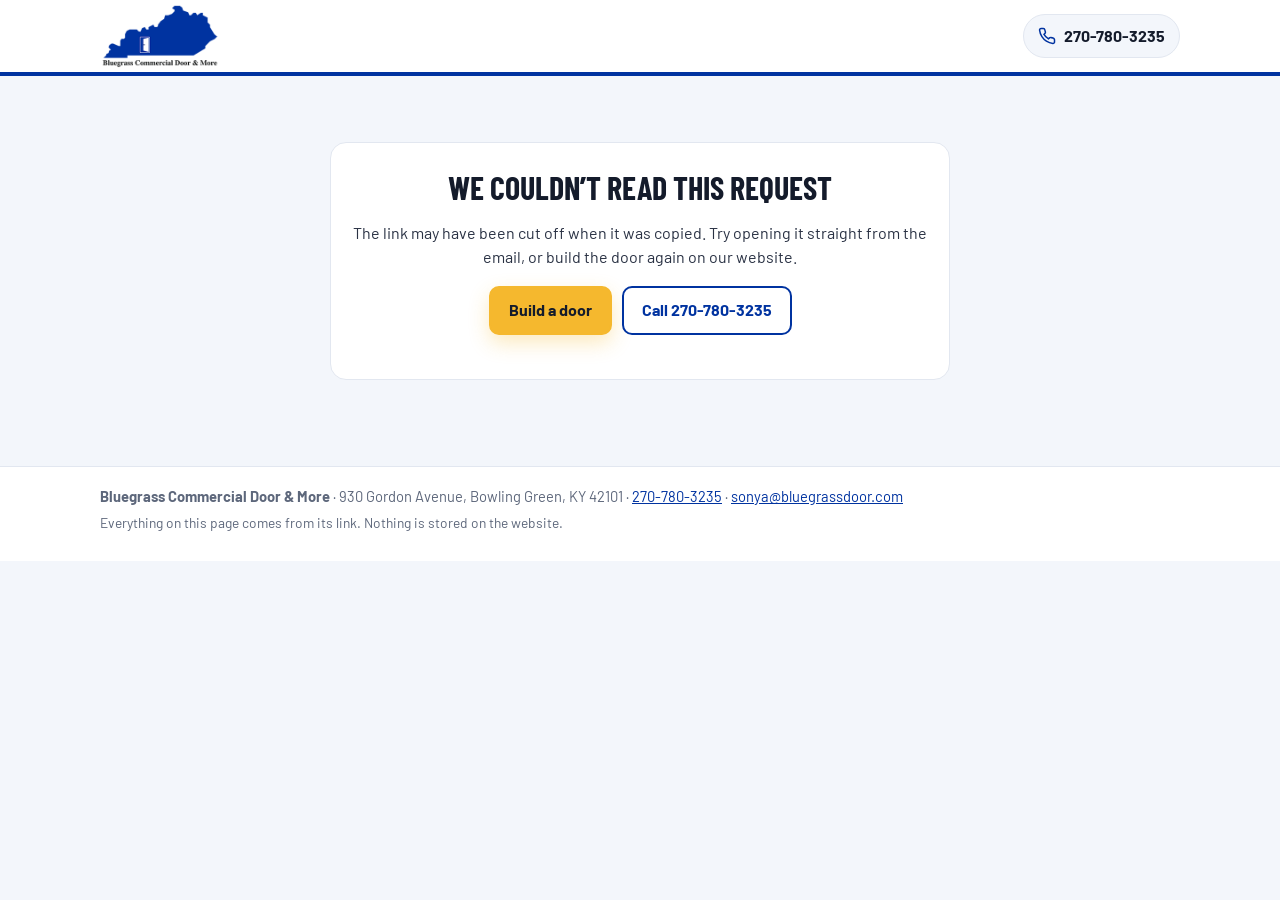
<file: request.html>
<!DOCTYPE html>
<html lang="en">
<head>
  <meta charset="utf-8">
  <meta name="viewport" content="width=device-width, initial-scale=1, viewport-fit=cover">
  <meta name="robots" content="noindex,nofollow">
  <meta name="referrer" content="no-referrer">
  <title>Door quote request | Bluegrass Commercial Door &amp; More</title>
  <meta name="theme-color" content="#0033A0">
  <link rel="icon" href="images/favicon-32.png" sizes="32x32">
  <link rel="icon" href="images/favicon-192.png" sizes="192x192">
  <link rel="apple-touch-icon" href="images/apple-touch-icon.png">
  <link rel="preconnect" href="https://fonts.googleapis.com">
  <link rel="preconnect" href="https://fonts.gstatic.com" crossorigin>
  <link href="https://fonts.googleapis.com/css2?family=Barlow+Condensed:wght@600;700;800&family=Barlow:wght@400;500;600;700&display=swap" rel="stylesheet">
  <link rel="stylesheet" href="request.css?v=next4">
</head>
<body>
  <a class="skip" href="#rq-main">Skip to the request</a>
  <header class="rq-top">
    <div class="rq-wrap rq-top__in">
      <a class="rq-logo" href="./"><img src="images/logo.png" width="270" height="144" alt="Bluegrass Commercial Door &amp; More, home"></a>
      <a class="rq-top__tel" href="tel:+12707803235"><svg viewBox="0 0 24 24" aria-hidden="true"><path d="M22 16.9v3a2 2 0 0 1-2.2 2 19.8 19.8 0 0 1-8.6-3.1 19.5 19.5 0 0 1-6-6A19.8 19.8 0 0 1 2.1 4.2 2 2 0 0 1 4.1 2h3a2 2 0 0 1 2 1.7c.1.9.4 1.8.7 2.7a2 2 0 0 1-.5 2.1L8 9.8a16 16 0 0 0 6 6l1.3-1.3a2 2 0 0 1 2.1-.4c.9.3 1.8.6 2.7.7a2 2 0 0 1 1.7 2z"/></svg>270-780-3235</a>
    </div>
  </header>

  <main id="rq-main" class="rq-wrap rq-main" tabindex="-1">
    <!-- filled in from this page's own link by request.js -->
    <div id="rq-root" aria-live="polite">
      <noscript><p class="rq-empty">This page shows a door quote request from its link. Please turn on JavaScript to see it, or call 270-780-3235.</p></noscript>
    </div>
  </main>

  <footer class="rq-foot">
    <div class="rq-wrap">
      <p><strong>Bluegrass Commercial Door &amp; More</strong> &middot; 930 Gordon Avenue, Bowling Green, KY 42101 &middot; <a href="tel:+12707803235">270-780-3235</a> &middot; <a href="mailto:sonya@bluegrassdoor.com">sonya@bluegrassdoor.com</a></p>
      <p class="rq-foot__fine">Everything on this page comes from its link. Nothing is stored on the website.</p>
    </div>
  </footer>

  <script src="door-preview.js?v=next4"></script>
  <script src="builder-rules.js?v=next3"></script>
  <script src="door-spec.js?v=next5"></script>
  <script src="code-checks.js?v=cc1"></script>
  <script src="request.js?v=next4"></script>
</body>
</html>
</file>
<file: styles.css>
/* Bluegrass Commercial Door & More */
:root {
  --blue: #0033a0;
  --blue-600: #002a85;
  --navy: #0b1d44;
  --navy-2: #102a5e;
  --ink: #141b2b;
  --text: #2a3244;
  --muted: #5d677b;
  --line: #e2e7f0;
  --soft: #f3f6fb;
  --white: #fff;
  --amber: #f5b82e;
  --amber-600: #e0a31a;
  --radius: 14px;
  --radius-sm: 10px;
  --shadow: 0 10px 30px rgba(11, 29, 68, .10);
  --shadow-lg: 0 24px 60px rgba(11, 29, 68, .22);
  --head: "Barlow Condensed", "Arial Narrow", Arial, sans-serif;
  --body: "Barlow", system-ui, -apple-system, "Segoe UI", Roboto, Arial, sans-serif;
  --header-h: 76px;
}
*, *::before, *::after { box-sizing: border-box; }
[hidden] { display: none !important; }
html { scroll-behavior: smooth; -webkit-text-size-adjust: 100%; overflow-x: clip; }
body { margin: 0; font-family: var(--body); font-size: 17px; line-height: 1.6; color: var(--text); background: var(--white); -webkit-font-smoothing: antialiased; overflow-x: hidden; overflow-x: clip; }
img { max-width: 100%; display: block; }
a { color: var(--blue); }
h1, h2, h3, h4 { font-family: var(--head); color: var(--ink); line-height: 1.05; margin: 0 0 .5em; letter-spacing: .005em; }
h2 { font-size: clamp(2rem, 4.2vw, 3rem); font-weight: 700; text-transform: uppercase; }
h3 { font-size: 1.5rem; font-weight: 700; }
p { margin: 0 0 1em; }
svg { width: 20px; height: 20px; fill: none; stroke: currentColor; stroke-width: 2; stroke-linecap: round; stroke-linejoin: round; flex: none; }
.sr-only { position: absolute; width: 1px; height: 1px; overflow: hidden; clip: rect(0 0 0 0); white-space: nowrap; }
.skip { position: absolute; left: 12px; top: -60px; background: var(--amber); color: var(--ink); padding: 10px 14px; border-radius: 8px; z-index: 200; font-weight: 700; }
.skip:focus { top: 12px; }
:focus-visible { outline: 3px solid var(--amber); outline-offset: 2px; }
.wrap { width: 100%; max-width: 1200px; margin: 0 auto; padding: 0 20px; }
[id] { scroll-margin-top: calc(var(--header-h) + 12px); }

/* Buttons */
.btn { display: inline-flex; align-items: center; justify-content: center; gap: 10px; min-height: 48px; padding: 12px 22px; border-radius: 10px; border: 2px solid transparent; font-family: var(--body); font-size: 1rem; font-weight: 700; letter-spacing: .01em; text-decoration: none; cursor: pointer; transition: background .2s, color .2s, border-color .2s, transform .2s, box-shadow .2s; }
.btn:hover { transform: translateY(-1px); }
.btn:disabled { opacity: .45; cursor: not-allowed; transform: none; }
.btn--lg { min-height: 56px; padding: 14px 26px; font-size: 1.06rem; }
.btn--block { width: 100%; }
.btn--primary { background: var(--blue); color: #fff; }
.btn--primary:hover { background: var(--blue-600); }
.btn--accent { background: var(--amber); color: var(--ink); }
.btn--accent:hover:not(:disabled) { background: var(--amber-600); box-shadow: 0 8px 20px rgba(245,184,46,.35); }
.btn--ghost { background: rgba(255,255,255,.08); color: #fff; border-color: rgba(255,255,255,.75); backdrop-filter: blur(4px); }
.btn--ghost:hover { background: #fff; color: var(--navy); }
.btn--outline { background: transparent; color: var(--blue); border-color: var(--blue); }
.btn--outline-light { background: transparent; color: #fff; border-color: rgba(255,255,255,.6); }
.btn--text { background: none; color: var(--blue); padding-left: 8px; padding-right: 8px; }
.btn--text-light { color: #cfe0ff; }
.btn svg { width: 20px; height: 20px; }

.eyebrow { font-family: var(--body); font-size: .8rem; font-weight: 700; letter-spacing: .16em; text-transform: uppercase; color: var(--blue); margin: 0 0 12px; display: inline-flex; align-items: center; gap: 10px; }
.eyebrow::before { content: ""; width: 28px; height: 3px; background: var(--amber); border-radius: 2px; }
.eyebrow--light { color: #d6e2ff; }

/* Top bar */
.topbar { background: var(--navy); color: #c9d6f3; font-size: .88rem; display: none; }
.topbar__inner { display: flex; justify-content: space-between; align-items: center; min-height: 40px; }
.topbar__item { display: inline-flex; align-items: center; gap: 8px; }
.topbar__right { gap: 22px; }
.topbar a { color: #c9d6f3; text-decoration: none; display: inline-flex; align-items: center; gap: 8px; }
.topbar a:hover { color: #fff; }
.topbar svg { width: 16px; height: 16px; }

/* Header */
.header { position: sticky; top: 0; z-index: 100; background: #fff; border-bottom: 1px solid var(--line); transition: box-shadow .2s; }
.header.is-scrolled { box-shadow: 0 6px 24px rgba(11,29,68,.10); }
.header__inner { display: flex; align-items: center; justify-content: space-between; height: var(--header-h); gap: 16px; }
.brand img { height: 52px; width: auto; }
.header__actions { display: flex; align-items: center; gap: 10px; }
.header__phone { display: none; align-items: center; gap: 10px; text-decoration: none; color: var(--ink); font-weight: 700; font-size: 1.1rem; line-height: 1.1; }
.header__phone svg { width: 38px; height: 38px; padding: 9px; border-radius: 50%; background: var(--soft); color: var(--blue); }
.header__phone small { display: block; font-size: .72rem; font-weight: 600; color: var(--muted); text-transform: uppercase; letter-spacing: .1em; }
.header__cta { display: none; }
.menu-toggle { width: 48px; height: 48px; border: 0; border-radius: 10px; background: var(--blue); display: inline-flex; flex-direction: column; justify-content: center; align-items: center; gap: 5px; cursor: pointer; }
.menu-toggle span { width: 22px; height: 2.5px; background: #fff; border-radius: 2px; transition: transform .25s, opacity .2s; }
.menu-toggle[aria-expanded="true"] span:nth-child(1) { transform: translateY(7.5px) rotate(45deg); }
.menu-toggle[aria-expanded="true"] span:nth-child(2) { opacity: 0; }
.menu-toggle[aria-expanded="true"] span:nth-child(3) { transform: translateY(-7.5px) rotate(-45deg); }

/* Mobile nav */
.nav { position: fixed; inset: var(--header-h) 0 0 0; background: #fff; padding: 12px 20px 40px; overflow-y: auto; opacity: 0; transform: translateY(-10px); visibility: hidden; transition: opacity .25s ease, transform .25s ease, visibility .25s; z-index: 99; }
.nav.is-open { opacity: 1; transform: none; visibility: visible; }
.nav__list { list-style: none; margin: 0; padding: 0; }
.nav__list a { display: flex; align-items: center; justify-content: space-between; padding: 16px 4px; font-family: var(--head); font-size: 1.6rem; font-weight: 700; text-transform: uppercase; color: var(--ink); text-decoration: none; border-bottom: 1px solid var(--line); }
.nav__list a::after { content: "›"; color: var(--blue); font-size: 1.6rem; }
.nav__mobile-extra { display: grid; gap: 12px; margin-top: 24px; }
.nav__addr { color: var(--muted); text-align: center; margin: 8px 0 0; }
body.nav-open { overflow: hidden; }

/* Trust strip */
.trust { background: var(--blue); color: #fff; }
.trust__grid { display: grid; grid-template-columns: 1fr 1fr; gap: 18px 16px; padding-top: 22px; padding-bottom: 22px; }
.trust__item { display: flex; align-items: center; gap: 12px; font-size: .92rem; line-height: 1.25; color: #dfe8ff; }
.trust__item svg { width: 34px; height: 34px; padding: 7px; border-radius: 9px; background: rgba(255,255,255,.12); color: var(--amber); }
.trust__item strong { display: block; color: #fff; font-size: 1rem; }

/* Sections */
.section { padding: 72px 0; }
.section--soft { background: var(--soft); }
.section--navy { background: var(--navy); color: #d9e3fb; }
.section--navy h2, .section--navy h3 { color: #fff; }
.section__head { max-width: 720px; margin-bottom: 36px; }
.section__head--center { text-align: center; margin-left: auto; margin-right: auto; }
.section__head--center .eyebrow { justify-content: center; }
.section__lead { font-size: 1.1rem; color: var(--muted); }
.section--navy .section__lead { color: #c3d1f0; }

/* Services */
.services { display: grid; gap: 20px; }
.svc { background: #fff; border: 1px solid var(--line); border-radius: var(--radius); overflow: hidden; display: flex; flex-direction: column; box-shadow: 0 2px 6px rgba(11,29,68,.04); transition: transform .25s, box-shadow .25s; }
.svc:hover { transform: translateY(-4px); box-shadow: var(--shadow); }
.svc__img { aspect-ratio: 16 / 10; overflow: hidden; background: var(--navy); }
.svc__img img { width: 100%; height: 100%; object-fit: cover; transition: transform .6s; }
.svc:hover .svc__img img { transform: scale(1.04); }
/* Flagpoles photo: sky-widened frame (finial to just below the flag), centred, so the whole flag stays in view at every card width */
.svc__img img.svc__img--flag { object-position: 50% 50%; }
.svc__body { padding: 22px 22px 24px; display: flex; flex-direction: column; flex: 1; }
.svc__body p { color: var(--muted); font-size: 1rem; }
.svc__link { margin-top: auto; font-weight: 700; text-decoration: none; display: inline-flex; gap: 6px; align-items: center; min-height: 44px; }
.svc__link span { transition: transform .2s; }
.svc__link:hover span { transform: translateX(4px); }
.svc--navy { background: linear-gradient(160deg, var(--blue) 0%, var(--navy) 100%); border-color: transparent; color: #d8e3ff; }
.svc--navy h3 { color: #fff; }
.svc--navy .svc__body p { color: #cddaf8; }
.svc--navy .svc__link { color: var(--amber); }
.svc__icon { aspect-ratio: 16 / 10; display: grid; place-items: center; background: radial-gradient(circle at 70% 30%, rgba(255,255,255,.14), transparent 60%); border-bottom: 1px solid rgba(255,255,255,.12); }
.svc__icon svg { width: 96px; height: 96px; stroke: #fff; stroke-width: 2.5; }
.svc__icon svg path:nth-child(2) { fill: var(--amber); stroke: var(--amber); }
/* Tight service cards: app.js locks each card at the height the original layout gave it, then adds
   .is-tight. The text block shrinks and the photo (or icon) area flexes to fill the freed space,
   so card boxes stay exactly the same size while more of each photo shows. */
.services.is-tight .svc__img, .services.is-tight .svc__icon { flex: 1 1 0; aspect-ratio: auto; min-height: 0; }
.services.is-tight .svc__body { flex: 0 0 auto; padding: 12px 18px 6px; }
.services.is-tight .svc__body h3 { font-size: 1.3rem; margin-bottom: 4px; }
.services.is-tight .svc__body p { font-size: 15px; line-height: 1.4; margin-bottom: 0; display: -webkit-box; -webkit-box-orient: vertical; -webkit-line-clamp: 2; line-clamp: 2; overflow: hidden; }
.services.is-tight .svc__link { margin-top: 0; }
.svc__short, .services.is-tight .svc__full { display: none; }
.services.is-tight .svc__short { display: inline; }

/* About */
.about { display: grid; gap: 36px; align-items: center; }
.about__photo { position: relative; }
.about__photo img { border-radius: var(--radius); box-shadow: var(--shadow-lg); width: 100%; aspect-ratio: 4 / 3; object-fit: cover; }
.about__badge { position: absolute; left: 16px; bottom: -18px; background: var(--amber); color: var(--ink); padding: 12px 18px; border-radius: 10px; box-shadow: var(--shadow); line-height: 1.2; }
.about__badge strong { display: block; font-family: var(--head); font-size: 1.3rem; text-transform: uppercase; }
.about__badge span { font-size: .9rem; font-weight: 600; }
.checks { list-style: none; padding: 0; margin: 8px 0 0; display: grid; gap: 14px; }
.checks li { position: relative; padding-left: 38px; color: var(--muted); }
.checks li strong { color: var(--ink); }
.checks li::before { content: ""; position: absolute; left: 0; top: 2px; width: 26px; height: 26px; border-radius: 50%; background: var(--blue) url("data:image/svg+xml,%3Csvg xmlns='http://www.w3.org/2000/svg' viewBox='0 0 24 24' fill='none' stroke='white' stroke-width='3' stroke-linecap='round' stroke-linejoin='round'%3E%3Cpath d='m5 12 5 5 9-10'/%3E%3C/svg%3E") center / 15px no-repeat; }
.pillars { display: grid; gap: 18px; margin-top: 56px; }
.pillar { margin: 0; background: #fff; border-radius: var(--radius); overflow: hidden; box-shadow: 0 2px 8px rgba(11,29,68,.06); }
.pillar img { width: 100%; aspect-ratio: 3 / 2; object-fit: cover; }
.pillar figcaption { padding: 16px 18px 20px; color: var(--muted); font-size: .98rem; }
.pillar figcaption strong { display: block; font-family: var(--head); font-size: 1.35rem; text-transform: uppercase; color: var(--ink); }

/* Fleet band */
.fleet { position: relative; color: #fff; overflow: hidden; padding: 96px 0; }
.fleet__bg { position: absolute; inset: 0; width: 100%; height: 100%; object-fit: cover; object-position: 40% 55%; }
.fleet__shade { position: absolute; inset: 0; background: linear-gradient(90deg, rgba(8,22,54,.94) 0%, rgba(8,22,54,.82) 55%, rgba(8,22,54,.45) 100%); }
.fleet__inner { position: relative; max-width: 1200px; }
.fleet h2 { color: #fff; max-width: 16ch; }
.fleet p { max-width: 34rem; color: #d7e2fb; font-size: 1.1rem; }

/* Reviews */
.reviews { display: grid; gap: 18px; }
.review { margin: 0; padding: 28px 26px 24px; background: #fff; border: 1px solid var(--line); border-radius: var(--radius); position: relative; box-shadow: 0 2px 8px rgba(11,29,68,.04); }
.review::before { content: "\201C"; position: absolute; top: -6px; right: 18px; font-family: Georgia, serif; font-size: 5.5rem; line-height: 1; color: rgba(0,51,160,.12); }
.review p { font-size: 1.15rem; color: var(--ink); font-weight: 500; }
.review footer { font-weight: 700; color: var(--blue); display: flex; align-items: center; gap: 10px; }
.review footer::before { content: ""; width: 24px; height: 2px; background: var(--amber); }

/* Gallery */
.gallery { display: grid; grid-template-columns: 1fr 1fr; grid-auto-rows: 150px; grid-auto-flow: dense; gap: 10px; }
.gallery__item { padding: 0; border: 0; border-radius: var(--radius-sm); overflow: hidden; cursor: zoom-in; background: var(--navy); position: relative; }
.gallery__item--tall { grid-row: span 2; }
.gallery__item img { width: 100%; height: 100%; object-fit: cover; transition: transform .5s, opacity .3s; }
.gallery__item:hover img { transform: scale(1.05); }

/* Lightbox */
.lightbox { position: fixed; inset: 0; z-index: 300; background: rgba(5,12,30,.92); display: grid; place-items: center; padding: 20px; }
.lightbox[hidden] { display: none; }
.lightbox figure { margin: 0; max-width: 960px; width: 100%; }
.lightbox img { max-height: 78vh; width: auto; max-width: 100%; margin: 0 auto; border-radius: 10px; }
.lightbox figcaption { color: #dfe7fb; text-align: center; margin-top: 12px; }
.lightbox__close { position: absolute; top: 14px; right: 14px; width: 48px; height: 48px; border-radius: 50%; border: 0; background: #fff; color: var(--ink); font-size: 1.8rem; line-height: 1; cursor: pointer; }

.builder__hint { color: var(--muted); margin-top: -6px; }
.opts { display: grid; grid-template-columns: 1fr; gap: 10px; }
.opt { display: flex; align-items: center; gap: 14px; text-align: left; width: 100%; min-height: 64px; padding: 12px 14px; border: 2px solid var(--line); border-radius: 12px; background: #fff; cursor: pointer; font: inherit; color: var(--ink); transition: border-color .15s, background .15s, box-shadow .15s; }
.opt:hover { border-color: #b8c7ea; }
.opt[aria-checked="true"], .opt[aria-pressed="true"] { border-color: var(--blue); background: #f1f5ff; box-shadow: 0 0 0 3px rgba(0,51,160,.12); }
.opt__icon { width: 44px; height: 44px; border-radius: 10px; background: var(--soft); display: grid; place-items: center; color: var(--blue); flex: none; }
.opt[aria-checked="true"] .opt__icon, .opt[aria-pressed="true"] .opt__icon { background: var(--blue); color: #fff; }
.opt__icon svg { width: 24px; height: 24px; }
.opt__text strong { display: block; font-weight: 700; line-height: 1.25; }
.opt__text small { display: block; color: var(--muted); font-size: .88rem; line-height: 1.35; margin-top: 2px; }
.opt__tick { margin-left: auto; width: 24px; height: 24px; border-radius: 50%; border: 2px solid var(--line); flex: none; display: grid; place-items: center; }
.opt[aria-checked="true"] .opt__tick, .opt[aria-pressed="true"] .opt__tick { background: var(--blue); border-color: var(--blue); }
.opt[aria-checked="true"] .opt__tick::after, .opt[aria-pressed="true"] .opt__tick::after { content: ""; width: 10px; height: 6px; border: solid #fff; border-width: 0 0 2.5px 2.5px; transform: rotate(-45deg) translate(1px, -1px); }
.custom-size { display: flex; flex-wrap: wrap; align-items: flex-end; gap: 10px; margin-top: 14px; padding: 16px; border-radius: 12px; background: var(--soft); }
.custom-size label { display: grid; gap: 6px; font-weight: 600; font-size: .9rem; flex: 1 1 110px; }
.custom-size > span { padding-bottom: 14px; color: var(--muted); }
.custom-size input { width: 100%; }
/* Builder: compatibility states (builder-rules.js) */
.opt.is-disabled { background: #f6f7f9; border-style: dashed; border-color: #d5dbe5; cursor: not-allowed; }
.opt.is-disabled:hover { border-color: #c4ccd9; }
.opt.is-disabled .opt__icon { background: #eceff3; color: #8b95a6; }
.opt.is-disabled .opt__text strong { color: #5d677b; }
.opt.is-disabled .opt__tick { border-style: dashed; opacity: .6; }
.opt.is-locked { cursor: default; }
.opt__badge { display: inline-block; margin: 3px 0 1px; padding: 1px 7px; border-radius: 999px; background: var(--blue); color: #fff; font-family: var(--body); font-size: .68rem; font-weight: 700; letter-spacing: .06em; text-transform: uppercase; }
.opt__why { display: block; margin-top: 6px; padding-left: 20px; position: relative; font-size: .82rem; line-height: 1.35; font-weight: 600; }
.opt__why::before { content: ""; position: absolute; left: 0; top: 2px; width: 14px; height: 14px; border-radius: 50%; }
.opt__why--no { color: #9a3412; }
.opt__why--no::before { background: #fde7dc; box-shadow: inset 0 0 0 1.5px #c2410c; background-image: linear-gradient(45deg, transparent 44%, #c2410c 44%, #c2410c 56%, transparent 56%); }
.opt__why--req { color: var(--blue); }
.opt__why--req::before { background: var(--blue); -webkit-mask: radial-gradient(circle, #000 60%, transparent 62%); background-image: none; }
.opt__why--req::after { content: ""; position: absolute; left: 4px; top: 5px; width: 6px; height: 3.5px; border: solid #fff; border-width: 0 0 1.8px 1.8px; transform: rotate(-45deg); }
.opt__why--info { color: #4a5568; font-weight: 500; }
.opt__why--info::before { background: #e6edff; box-shadow: inset 0 0 0 1.5px #6b86c9; }
.opt__why--info::after { content: "i"; position: absolute; left: 0; top: 2px; width: 14px; line-height: 14px; text-align: center; font-size: 10px; font-weight: 800; font-style: normal; color: #3b5bab; font-family: Georgia, serif; }
.builder__notice { margin-top: 16px; padding: 12px 14px 12px 44px; border-radius: 12px; background: #fff8e6; border: 1.5px solid #f3d27a; color: #5b4300; font-size: .92rem; line-height: 1.45; position: relative; }
.builder__notice::before { content: "!"; position: absolute; left: 14px; top: 12px; width: 20px; height: 20px; border-radius: 50%; background: var(--amber); color: var(--ink); font-weight: 800; font-size: .8rem; display: grid; place-items: center; }
.builder__notice p { margin: 0; }
.builder__notice p + p { margin-top: 6px; }
.builder__notice-need { font-weight: 700; color: #4a3600; }
/* Forms */
input, select, textarea { font: inherit; font-size: 16px; color: var(--ink); background: #fff; border: 1.5px solid #cfd7e6; border-radius: 10px; padding: 12px 14px; min-height: 50px; width: 100%; transition: border-color .15s, box-shadow .15s; }
textarea { resize: vertical; min-height: 110px; }
input:focus, select:focus, textarea:focus { outline: none; border-color: var(--blue); box-shadow: 0 0 0 4px rgba(0,51,160,.14); }
select { appearance: none; background-image: url("data:image/svg+xml,%3Csvg xmlns='http://www.w3.org/2000/svg' viewBox='0 0 24 24' fill='none' stroke='%230033a0' stroke-width='2.5'%3E%3Cpath d='m6 9 6 6 6-6'/%3E%3C/svg%3E"); background-repeat: no-repeat; background-position: right 12px center; background-size: 18px; padding-right: 40px; }

/* Area */
.area { display: grid; gap: 32px; align-items: center; }
.area__card { display: flex; gap: 14px; padding: 18px; border-radius: 12px; background: var(--soft); border: 1px solid var(--line); margin: 8px 0 16px; }
.area__card svg { width: 40px; height: 40px; padding: 9px; border-radius: 10px; background: var(--blue); color: #fff; }
.area__card strong { display: block; color: var(--ink); }
.area__card span { display: block; color: var(--muted); }
.area__card a { font-weight: 700; text-decoration: none; display: inline-block; margin-top: 6px; }
.area__note { color: var(--muted); }
.area__map { border-radius: var(--radius); overflow: hidden; box-shadow: var(--shadow); aspect-ratio: 4 / 3; background: var(--soft); }
.area__map iframe { width: 100%; height: 100%; border: 0; display: block; }

/* Contact */
.contact { display: grid; gap: 36px; }
.contact__list { list-style: none; padding: 0; margin: 20px 0 0; display: grid; gap: 14px; }
.contact__list li { display: flex; gap: 14px; align-items: flex-start; }
.contact__list svg { width: 44px; height: 44px; padding: 11px; border-radius: 12px; background: rgba(255,255,255,.08); color: var(--amber); }
.contact__list small { display: block; font-size: .75rem; text-transform: uppercase; letter-spacing: .12em; color: #93a8d6; font-weight: 700; }
.contact__list a { color: #fff; font-weight: 700; font-size: 1.1rem; text-decoration: none; word-break: break-word; }
.contact__list div { color: #fff; }
.req { color: #c62828; }
.field-row { display: grid; gap: 0 14px; }
.field { margin-bottom: 14px; }
.field label { display: block; font-weight: 700; font-size: .92rem; margin-bottom: 6px; color: var(--ink); }
.field__err { display: none; color: #c62828; font-size: .86rem; margin: 6px 0 0; }
.field.is-invalid input, .field.is-invalid select, .field.is-invalid textarea { border-color: #c62828; }
.field.is-invalid .field__err { display: block; }
.quote__fine { text-align: center; color: var(--muted); font-size: .92rem; margin: 12px 0 0; }
.q-senderr { margin: 12px 0 0; padding: 12px 14px; border-radius: 12px; background: #fdf1ec; border: 1.5px solid #f0b9a4; color: #7a2710; font-size: .95rem; line-height: 1.45; }
.q-senderr[hidden] { display: none; }
.q-senderr a { color: inherit; font-weight: 700; white-space: nowrap; }
#q-submit[aria-busy="true"] { cursor: progress; opacity: .85; }
/* Footer */
.footer { background: #07142f; color: #aebcdc; padding: 56px 0 110px; font-size: .96rem; }
.footer__grid { display: grid; gap: 32px; }
.footer__logo { background: #fff; display: inline-block; padding: 10px 14px; border-radius: 10px; margin-bottom: 14px; }
.footer__logo img { height: 56px; width: auto; }
.footer h4 { color: #fff; font-size: 1.15rem; text-transform: uppercase; letter-spacing: .06em; margin-bottom: 14px; }
.footer ul { list-style: none; padding: 0; margin: 0; display: grid; gap: 8px; }
.footer a { color: #dbe5ff; text-decoration: none; }
.footer a:hover { color: #fff; text-decoration: underline; }
.footer address { font-style: normal; line-height: 1.8; }
.footer__fb { display: inline-flex; align-items: center; gap: 8px; margin-top: 16px; min-height: 44px; }
.footer__bottom { border-top: 1px solid rgba(255,255,255,.1); margin-top: 36px; padding-top: 20px; display: grid; gap: 4px; font-size: .88rem; }
.footer__bottom p { margin: 0; }

/* Sticky call bar */
.callbar { position: fixed; left: 0; right: 0; bottom: 0; z-index: 90; display: grid; grid-template-columns: 1.5fr 1fr 50px; gap: 8px; padding: 10px 12px calc(10px + env(safe-area-inset-bottom)); background: rgba(255,255,255,.97); border-top: 1px solid var(--line); box-shadow: 0 -8px 24px rgba(11,29,68,.12); transform: translateY(110%); visibility: hidden; transition: transform .3s ease, visibility .3s; }
.callbar.is-visible { transform: none; visibility: visible; }
.callbar a { display: flex; align-items: center; justify-content: center; gap: 8px; min-height: 50px; border-radius: 10px; font-weight: 700; text-decoration: none; font-size: 1rem; }
.callbar__call { background: var(--blue); color: #fff; }
.callbar__quote { background: var(--amber); color: var(--ink); }
.callbar__chat { display: grid; place-items: center; min-height: 50px; border-radius: 10px; border: 1.5px solid #c9d6f3; background: #fff; color: var(--blue); cursor: pointer; }
.callbar__chat svg { width: 22px; height: 22px; }

/* Chat */
.chat { position: fixed; right: 14px; bottom: 84px; z-index: 95; }
.chat__fab { display: none !important; }
.chat__fab { display: inline-flex; align-items: center; gap: 8px; height: 52px; padding: 0 18px 0 16px; border-radius: 999px; border: 0; background: var(--navy); color: #fff; font: inherit; font-weight: 700; box-shadow: 0 10px 28px rgba(11,29,68,.35); cursor: pointer; }
.chat__fab svg { width: 22px; height: 22px; color: var(--amber); }
.chat.is-open .chat__fab { display: none; }
.chat__panel { position: fixed; right: 12px; left: 12px; bottom: 12px; top: calc(var(--header-h) + 12px); max-height: 640px; margin-top: auto; background: #fff; border-radius: 18px; box-shadow: var(--shadow-lg); display: flex; flex-direction: column; overflow: hidden; }
.chat__panel[hidden] { display: none; }
.chat__head { display: flex; align-items: center; gap: 12px; padding: 14px 14px 14px 16px; background: var(--blue); color: #fff; }
.chat__head strong { display: block; font-size: 1.05rem; }
.chat__head span { display: block; font-size: .82rem; color: #d6e2ff; line-height: 1.3; }
.chat__avatar { width: 40px; height: 40px; border-radius: 50%; background: #fff; overflow: hidden; flex: none; }
.chat__close { margin-left: auto; width: 44px; height: 44px; border: 0; border-radius: 50%; background: rgba(255,255,255,.14); color: #fff; font-size: 1.7rem; line-height: 1; cursor: pointer; flex: none; }
.chat__log { flex: 1; overflow-y: auto; padding: 16px; display: flex; flex-direction: column; gap: 10px; background: var(--soft); }
.msg { max-width: 86%; padding: 11px 14px; border-radius: 14px; font-size: .97rem; line-height: 1.45; }
.msg--bot { background: #fff; color: var(--ink); border: 1px solid var(--line); border-bottom-left-radius: 4px; align-self: flex-start; }
.msg--user { background: var(--blue); color: #fff; border-bottom-right-radius: 4px; align-self: flex-end; }
.msg a { font-weight: 700; }
.msg--user a { color: #fff; }
.msg__actions { display: flex; flex-wrap: wrap; gap: 8px; margin-top: 10px; }
.msg__actions a, .msg__actions button { display: inline-flex; align-items: center; min-height: 38px; padding: 6px 12px; border-radius: 8px; background: var(--blue); color: #fff; font: inherit; font-size: .88rem; font-weight: 700; text-decoration: none; border: 0; cursor: pointer; }
.msg__actions .alt { background: #e8eefc; color: var(--blue); }
.msg--typing { display: inline-flex; gap: 4px; }
.msg--typing i { width: 7px; height: 7px; border-radius: 50%; background: #9aa7c2; animation: blink 1s infinite; }
.msg--typing i:nth-child(2) { animation-delay: .15s; } .msg--typing i:nth-child(3) { animation-delay: .3s; }
@keyframes blink { 0%, 80%, 100% { opacity: .3; } 40% { opacity: 1; } }
.chat__chips { display: flex; gap: 8px; overflow-x: auto; padding: 10px 12px; background: #fff; border-top: 1px solid var(--line); scrollbar-width: none; }
.chat__chips::-webkit-scrollbar { display: none; }
.chat__chips button { flex: none; min-height: 38px; padding: 6px 14px; border-radius: 999px; border: 1.5px solid #c9d6f3; background: #fff; color: var(--blue); font: inherit; font-size: .9rem; font-weight: 600; cursor: pointer; }
.chat__chips button:hover { background: #f1f5ff; }
.chat__form { display: flex; gap: 8px; padding: 10px 12px 12px; background: #fff; }
.chat__form input { min-height: 46px; border-radius: 999px; padding: 10px 16px; }
.chat__form button { width: 46px; height: 46px; border-radius: 50%; border: 0; background: var(--blue); color: #fff; display: grid; place-items: center; cursor: pointer; flex: none; }

/* Reveal */
.reveal { opacity: 0; transform: translateY(18px); transition: opacity .6s ease, transform .6s ease; }
.reveal.is-in { opacity: 1; transform: none; }
@media (prefers-reduced-motion: reduce) { html { scroll-behavior: auto; } *, *::before, *::after { transition: none !important; animation: none !important; } .reveal { opacity: 1; transform: none; } }

/* ---------- Tablet ---------- */
@media (min-width: 640px) {
  .trust__grid { grid-template-columns: repeat(4, 1fr); }
  .services { grid-template-columns: 1fr 1fr; }
  .pillars { grid-template-columns: repeat(3, 1fr); }
  .reviews { grid-template-columns: repeat(3, 1fr); }
  .gallery { grid-template-columns: repeat(3, 1fr); grid-auto-rows: 180px; }
  .opts { grid-template-columns: 1fr 1fr; }
  .field-row { grid-template-columns: 1fr 1fr; }
  .footer__grid { grid-template-columns: 1fr 1fr; }
  .chat__panel { left: auto; width: 380px; top: auto; height: min(600px, calc(100vh - 140px)); }
}

/* ---------- Desktop ---------- */
@media (min-width: 1024px) {
  :root { --header-h: 84px; }
  body { font-size: 18px; }
  .topbar { display: block; }
  .brand img { height: 60px; }
  .menu-toggle { display: none; }
  .nav { position: static; transform: none; visibility: visible; opacity: 1; padding: 0; background: none; overflow: visible; }
  .nav__list { display: flex; gap: 4px; }
  .nav__list a { font-family: var(--body); font-size: .98rem; font-weight: 600; text-transform: none; padding: 10px 12px; border: 0; border-radius: 8px; color: var(--ink); }
  .nav__list a::after { content: none; }
  .nav__list a:hover { background: var(--soft); color: var(--blue); }
  .nav__mobile-extra { display: none; }
  .header__phone { display: inline-flex; }
  .header__cta { display: inline-flex; }
  .section { padding: 104px 0; }
  .services { grid-template-columns: repeat(3, 1fr); gap: 24px; }
  .about { grid-template-columns: 1.05fr 1fr; gap: 64px; }
  .gallery { grid-template-columns: repeat(4, 1fr); grid-auto-rows: 200px; gap: 14px; }
  .opts { grid-template-columns: repeat(3, 1fr); }
  .area { grid-template-columns: 1fr 1.1fr; gap: 56px; }
  .contact { grid-template-columns: 1fr 1.25fr; gap: 64px; align-items: start; }
  .footer { padding-bottom: 40px; }
  .footer__grid { grid-template-columns: 1.4fr 1fr 1fr 1fr; gap: 40px; }
  .footer__bottom { grid-template-columns: 1fr auto; }
  .callbar { display: none; }
  .chat { bottom: 24px; right: 24px; }
  .chat__fab { display: inline-flex !important; }
  .chat.is-open .chat__fab { display: none !important; }
  .chat__panel { right: 24px; bottom: 24px; }
  .fleet { padding: 140px 0; }
}


/* =====================================================================
   Builder-first homepage: the door builder is the hero
   ===================================================================== */
/* header: the number stays in view on phones and tablets */
.header__call { display: inline-flex; align-items: center; gap: 8px; min-height: 44px; padding: 8px 12px 8px 10px; border-radius: 999px; background: var(--soft); color: var(--ink); font-weight: 700; font-size: .95rem; text-decoration: none; white-space: nowrap; border: 1.5px solid #d5def0; }
.header__call svg { width: 18px; height: 18px; color: var(--blue); }
@media (max-width: 359px) { .header__call span { display: none; } .header__call { padding: 8px 12px; } }
@media (min-width: 1024px) { .header__call { display: none; } }

/* intro band with the crew photo in a supporting role */
.hb { background: #fff; }
.hb__band { position: relative; background: var(--navy); color: #fff; overflow: hidden; }
.hb__photo { position: relative; height: 92px; }
.hb__photo img { width: 100%; height: 100%; object-fit: cover; object-position: 50% 60%; }
.hb__photo::after { content: ""; position: absolute; inset: 0; background: linear-gradient(180deg, rgba(11,29,68,0) 30%, rgba(11,29,68,.75) 72%, var(--navy) 100%); }
.hb__intro { position: relative; margin-top: -26px; padding-bottom: 16px; }
.hb .eyebrow { margin-bottom: 8px; font-size: .72rem; }
.hb__eb-extra { display: none; }
.hb h1 { color: #fff; font-size: clamp(1.6rem, 7.1vw, 1.95rem); font-weight: 800; text-transform: uppercase; line-height: .98; margin: 0 0 8px; letter-spacing: .005em; }
.hb h1 span { display: block; margin-top: 4px; font-size: .64em; font-weight: 700; color: var(--amber); letter-spacing: .03em; }
.hb__promise { margin: 0; font-size: .98rem; line-height: 1.4; color: #dce6ff; max-width: 40rem; }
.hb__call { display: none; }
.hb__call a { color: #fff; font-weight: 700; white-space: nowrap; }
.hb__intro .eyebrow { display: none; }

/* the builder work area: steps (+ live drawing on desktop), finished doors, quote, hand-off */
.hb__work { padding-top: 16px; padding-bottom: 48px; --dp-head: var(--head); --dp-body: var(--body); --dp-ink: var(--ink); --dp-muted: var(--muted); --dp-line: var(--line); --dp-bg: var(--soft); --dp-accent-ink: var(--blue); --dp-radius: 14px; }
.hb__main { min-width: 0; }
.hb__aside { display: none; }
.bview { animation: bIn .28s ease-out; }
@keyframes bIn { from { opacity: 0; transform: translateY(6px); } to { opacity: 1; transform: none; } }
.bq, #built-title, #quote-title, #sent-title { outline: none; }
.bq { font-size: 1.55rem; text-transform: uppercase; margin: 14px 0 10px; line-height: 1.05; }
.builder__hint { color: var(--muted); margin: -4px 0 12px; font-size: .95rem; }
.bhelp { margin: 14px 0 0; color: var(--muted); font-size: .92rem; line-height: 1.45; }
.bhelp a { font-weight: 700; white-space: nowrap; }
.bdoor { display: inline-flex; align-items: center; gap: 8px; margin: 0 0 10px; padding: 4px 12px; border-radius: 999px; background: #fff4d6; color: #5b4300; font-size: .86rem; font-weight: 700; }

/* progress */
.bprog { list-style: none; margin: 0; padding: 0; display: grid; grid-template-columns: repeat(5, minmax(0, 1fr)); position: relative; }
.bprog li { position: relative; display: flex; justify-content: center; }
.bprog li:not(:last-child)::after { content: ""; position: absolute; top: 13px; left: calc(50% + 17px); right: calc(-50% + 17px); height: 2px; background: var(--line); border-radius: 2px; }
.bprog li.is-done::after { background: var(--blue); }
.bprog button, .bprog__s { display: flex; flex-direction: column; align-items: center; gap: 4px; padding: 0; border: 0; background: none; font: inherit; color: var(--muted); font-size: .72rem; font-weight: 600; line-height: 1.1; text-align: center; min-width: 44px; min-height: 44px; }
.bprog button { cursor: pointer; border-radius: 8px; }
.bprog button:hover .bprog__n { box-shadow: 0 0 0 4px rgba(0,51,160,.14); }
.bprog__n { width: 28px; height: 28px; border-radius: 50%; display: grid; place-items: center; font-size: .8rem; font-weight: 700; background: #fff; border: 2px solid var(--line); color: var(--muted); transition: box-shadow .15s; }
.bprog em { font-style: normal; }
.bprog li.is-active .bprog__n { background: var(--blue); border-color: var(--blue); color: #fff; box-shadow: 0 0 0 4px rgba(0,51,160,.14); }
.bprog li.is-active em { color: var(--ink); font-weight: 700; }
.bprog li.is-done .bprog__n { background: #e8eefc; border-color: var(--blue); color: var(--blue); }
.bprog li.is-done em { color: var(--blue); }
.bprog__end .bprog__n { border-style: dashed; color: #b5bfd0; font-size: .85rem; }

/* options: compact rows on phones (all six door types fit in the first screen) */
.opts { gap: 8px; }
.opt { min-height: 56px; padding: 8px 12px; gap: 12px; border-radius: 12px; }
.opt__icon { width: 38px; height: 38px; border-radius: 9px; }
.opt__icon svg { width: 22px; height: 22px; }
.opt__text strong { font-size: 1rem; }
.opt__text small { font-size: .84rem; margin-top: 1px; }
.builder__nav { display: flex; align-items: center; gap: 8px; margin-top: 18px; padding-top: 16px; border-top: 1px solid var(--line); flex-wrap: wrap; }
.builder__nav #b-next { margin-left: auto; min-width: 150px; }
.builder__nav #b-save { margin-left: auto; }
.builder__nav #b-save:not([hidden]) + #b-next { margin-left: 0; }
.custom-size { background: var(--soft); }

/* finished doors */
.built__head { margin-bottom: 16px; }
.built__head .eyebrow { margin-bottom: 6px; }
.bview--built h2, .bview--quote h2 { font-size: clamp(1.7rem, 6vw, 2.4rem); margin-bottom: 6px; text-transform: uppercase; }
.built__lead, .qlead { color: var(--muted); margin: 0; }
.built__banner { margin: 0 0 16px; padding: 10px 14px; border-radius: 12px; background: #eef3ff; border: 1.5px solid #c9d6f7; color: var(--ink); font-size: .95rem; display: flex; flex-wrap: wrap; align-items: center; gap: 4px 10px; }
.built__banner .btn { min-height: 36px; padding: 4px 10px; }
.doors { list-style: none; margin: 0; padding: 0; display: grid; gap: 16px; }
.dcard { display: grid; background: #fff; border: 1px solid var(--line); border-radius: 16px; overflow: hidden; box-shadow: 0 6px 22px rgba(11,29,68,.07); }
.dcard__draw { background: linear-gradient(180deg, #f7f9fc, #eef2f8); border-bottom: 1px solid var(--line); display: grid; place-items: center; padding: 12px; height: 210px; }
.dcard__draw svg, .qdoor__draw svg, .rq-draw svg { width: 100%; height: 100%; display: block; }
.dp-svg.dp-svg { fill: #000; stroke: none; stroke-width: 1; }
.dcard__draw .dp-dimtext, .qdoor__draw .dp-dimtext, .rq-draw .dp-dimtext { font-family: var(--body); font-weight: 600; fill: var(--ink); }
.dcard__draw .dp-part.dp-dim, .qdoor__draw .dp-part.dp-dim, .rq-draw .dp-part.dp-dim { opacity: .35; }
.dcard__draw svg, .qdoor__draw svg, .rq-draw svg { color: var(--muted); }
.dcard__body { padding: 16px 16px 18px; min-width: 0; }
.dcard__top { display: flex; align-items: flex-start; justify-content: space-between; gap: 12px; margin-bottom: 10px; }
.dcard__title { margin: 0; font-size: 1.45rem; text-transform: uppercase; line-height: 1.05; }
.dcard__num { display: block; font-family: var(--body); font-size: .74rem; letter-spacing: .14em; color: var(--blue); font-weight: 700; margin-bottom: 3px; }
.dcard__remove { flex: none; min-height: 40px; padding: 6px 10px; border: 0; background: none; color: var(--muted); font: inherit; font-size: .88rem; font-weight: 600; text-decoration: underline; text-underline-offset: 3px; cursor: pointer; border-radius: 8px; }
.dcard__remove:hover { color: #9a3412; background: #fdf1ec; }
.spec { margin: 0; border-top: 1px solid var(--line); }
.spec__row { display: grid; grid-template-columns: 96px minmax(0, 1fr); gap: 10px; padding: 9px 0; border-bottom: 1px solid var(--line); }
.spec dt { font-size: .74rem; font-weight: 700; letter-spacing: .08em; text-transform: uppercase; color: var(--muted); padding-top: 3px; }
.spec dd { margin: 0; color: var(--ink); font-weight: 600; line-height: 1.4; overflow-wrap: anywhere; }
.spec__row--notes dd ul { margin: 0; padding: 0; list-style: none; display: grid; gap: 6px; }
.spec__row--notes dd li { position: relative; padding-left: 20px; font-weight: 500; font-size: .92rem; color: var(--text); line-height: 1.45; }
.spec__row--notes dd li::before { content: "i"; position: absolute; left: 0; top: 2px; width: 14px; height: 14px; border-radius: 50%; background: #e6edff; box-shadow: inset 0 0 0 1.5px #6b86c9; color: #3b5bab; font: 800 10px/14px Georgia, serif; text-align: center; }
.dcard__meta { display: grid; gap: 12px; margin-top: 14px; }
.qty__label, .loc > span { display: block; font-size: .86rem; font-weight: 700; color: var(--ink); margin-bottom: 6px; }
.loc em { font-style: normal; font-weight: 500; color: var(--muted); }
.qty__ctl { display: inline-flex; align-items: stretch; border: 1.5px solid #cfd7e6; border-radius: 10px; overflow: hidden; background: #fff; }
.qty__ctl button { width: 46px; min-height: 46px; border: 0; background: var(--soft); color: var(--blue); font-size: 1.35rem; font-weight: 700; cursor: pointer; }
.qty__ctl button:disabled { color: #b8c1d1; cursor: default; }
.qty__ctl input { width: 64px; min-height: 46px; border: 0; border-radius: 0; text-align: center; padding: 8px 4px; font-weight: 700; -moz-appearance: textfield; appearance: textfield; }
.qty__ctl input::-webkit-outer-spin-button, .qty__ctl input::-webkit-inner-spin-button { -webkit-appearance: none; margin: 0; }
.qty__ctl input:focus { box-shadow: inset 0 0 0 2px var(--blue); }
.loc input { min-height: 46px; }
.dcard__acts { display: flex; flex-wrap: wrap; align-items: center; gap: 10px 14px; margin-top: 16px; padding-top: 14px; border-top: 1px solid var(--line); }
.dcard__viz { min-height: 46px; padding: 8px 16px; gap: 8px; background: #fff; }
.dcard__viz svg { width: 20px; height: 20px; }
.dcard__change { display: flex; flex-wrap: wrap; align-items: center; gap: 6px; font-size: .9rem; color: var(--muted); font-weight: 600; }
.dcard__change button { min-height: 40px; padding: 6px 12px; border-radius: 999px; border: 1.5px solid #cdd8ee; background: #fff; color: var(--blue); font: inherit; font-size: .88rem; font-weight: 700; cursor: pointer; }
.dcard__change button:hover { background: #f1f5ff; border-color: var(--blue); }
.built__add { display: flex; flex-wrap: wrap; align-items: center; gap: 10px 16px; margin-top: 16px; }
#b-add { background: #fff; min-height: 50px; }
#b-add .plus { font-size: 1.4rem; line-height: 1; margin-top: -2px; }
.built__fine { margin: 0; color: var(--muted); font-size: .92rem; flex: 1 1 260px; }
.built__cta .btn--lg { min-height: 56px; font-size: 1.1rem; width: 100%; }
.built__count { display: none; margin: 0; font-weight: 700; color: var(--ink); }
#b-quote { box-shadow: 0 10px 24px rgba(245,184,46,.35); }

/* quote step */
.qwrap { display: grid; gap: 18px; }
.qside { order: -1; background: var(--soft); border: 1px solid var(--line); border-radius: 14px; padding: 14px; }
.qside h3 { margin: 0 0 10px; font-family: var(--body); font-size: .78rem; font-weight: 700; letter-spacing: .12em; text-transform: uppercase; color: var(--blue); }
.qdoors { list-style: none; margin: 0; padding: 0; display: grid; gap: 10px; }
.qdoor { display: grid; grid-template-columns: 64px minmax(0, 1fr); gap: 12px; align-items: center; background: #fff; border: 1px solid var(--line); border-radius: 12px; padding: 8px; }
.qdoor__draw { width: 64px; height: 84px; border-radius: 8px; background: #f3f6fb; padding: 3px; }
.qdoor__text { display: grid; gap: 1px; line-height: 1.3; min-width: 0; }
.qdoor__text strong { color: var(--ink); font-size: .98rem; }
.qdoor__text span { color: var(--ink); font-weight: 600; font-size: .92rem; }
.qdoor__text small { color: var(--muted); font-size: .82rem; overflow-wrap: anywhere; }
.qdoor__qty { color: var(--blue); }
.qdoor__notes { color: #3b5bab !important; font-weight: 600; }
.qside__edit { margin-top: 6px; min-height: 40px; padding-left: 2px; font-size: .92rem; }
.qback { padding-left: 0; min-height: 40px; margin: 0 0 4px; }
.qform { margin-top: 0; }
.qhead { margin-bottom: 16px; }
.field label, .field-set legend { display: block; font-weight: 700; font-size: .92rem; margin-bottom: 6px; color: var(--ink); }
.opt-l { font-weight: 500; color: var(--muted); }
.field-set { border: 0; padding: 0; margin: 0 0 4px; min-width: 0; }
.field-set legend { padding: 0; margin-bottom: 8px; }
.legend-sub { display: block; font-weight: 500; color: var(--muted); font-size: .88rem; margin-top: 2px; }
.field-set > .field__err { margin: -6px 0 12px; }
.field-set.is-invalid > .field__err { display: block; }
.field-set.is-invalid input[aria-invalid="true"] { border-color: #c62828; }
.q-photo { margin: 2px 0 16px; padding: 12px 14px; border-radius: 12px; background: #f1f5ff; border: 1.5px solid #c9d6f7; font-size: .92rem; }
.q-photo p { margin: 6px 0 0; color: var(--text); }
.q-check { display: flex; align-items: center; gap: 10px; font-weight: 700; color: var(--ink); cursor: pointer; min-height: 32px; }
.q-check input { width: 20px; height: 20px; min-height: 0; accent-color: var(--blue); flex: none; }
#q-submit { margin-top: 4px; min-height: 58px; font-size: 1.1rem; }

/* hand-off */
.sent { max-width: 680px; margin: 0 auto; text-align: center; padding: 8px 0 4px; }
.sent__icon { width: 72px; height: 72px; border-radius: 50%; background: #e3f4e8; display: grid; place-items: center; margin: 4px auto 14px; }
.sent__icon svg { width: 36px; height: 36px; stroke: #1e8e3e; stroke-width: 3; }
.sent h2 { font-size: clamp(1.7rem, 6vw, 2.3rem); text-transform: uppercase; }
.sent > p { color: var(--text); }
.sent__ref { font-family: var(--head); font-size: 1.2em; letter-spacing: .04em; color: var(--blue); white-space: nowrap; }
.sent__photo { background: #fff8e6; border: 1.5px solid #f3d27a; border-radius: 12px; padding: 10px 14px; color: #5b4300 !important; }
.sent__acts { display: grid; gap: 10px; margin: 18px 0 10px; }
.sent__help { color: var(--muted) !important; font-size: .92rem; }
.sent__copied { min-height: 1.2em; color: #1e7a38; font-weight: 700; font-size: .95rem; margin: 0 0 6px; }
.sent__links { display: flex; flex-wrap: wrap; justify-content: center; align-items: center; gap: 4px 16px; border-top: 1px solid var(--line); padding-top: 12px; }
.sent__links a { font-weight: 700; }

/* contact: start card */
.startcard { background: #fff; color: var(--text); border-radius: 18px; padding: 24px 20px; box-shadow: var(--shadow-lg); }
.startcard h3 { color: var(--ink); font-size: 1.9rem; text-transform: uppercase; margin-bottom: 8px; }
.startcard p { color: var(--muted); }
.startcard__art { width: 64px; height: 80px; margin-bottom: 12px; }
.startcard__art svg { width: 64px; height: 80px; stroke: var(--blue); stroke-width: 2.2; }
.startcard__fine { margin: 14px 0 0; font-size: .92rem; }
.startcard__fine a { font-weight: 700; }
.callbar { grid-template-columns: 1.5fr 1fr 50px; }

/* ---------- 640px and up ---------- */
@media (min-width: 640px) {
  .hb__photo { position: absolute; inset: 0 0 0 auto; width: 42%; height: auto; }
  .hb__photo img { object-position: 50% 70%; }
  .hb__photo::after { background: linear-gradient(90deg, var(--navy) 0%, rgba(11,29,68,.55) 30%, rgba(11,29,68,.05) 70%); }
  .hb__intro { margin-top: 0; padding-top: 26px; padding-bottom: 26px; padding-right: calc(42% + 12px); }
  .hb__intro .eyebrow { display: inline-flex; }
  .hb h1 { font-size: clamp(2rem, 4.6vw, 2.6rem); }
  .hb__call { display: inline; }
  .hb__work { padding-top: 26px; }
  .bq { font-size: 1.9rem; }
  .opts { gap: 10px; }
  .opt { min-height: 64px; padding: 10px 14px; }
  .dcard { grid-template-columns: 230px minmax(0, 1fr); }
  .dcard__draw { height: auto; min-height: 300px; border-bottom: 0; border-right: 1px solid var(--line); }
  .dcard__meta { grid-template-columns: auto minmax(0, 1fr); gap: 16px; align-items: end; }
  .built__cta { display: flex; align-items: center; justify-content: flex-start; gap: 18px; }
  .built__count { display: block; order: 2; color: var(--muted); font-weight: 600; }
  .built__cta .btn--lg { width: auto; min-width: 300px; }
  .sent__acts { display: flex; flex-wrap: wrap; justify-content: center; }
  .startcard { padding: 32px; }
}
@media (min-width: 640px) and (max-width: 1023px) { .bprog button, .bprog__s { font-size: .8rem; } }

/* ---------- desktop ---------- */
@media (min-width: 1024px) {
  /* Hero band. The blue panel is only as wide as the one-line headline needs (never less than 28% of the band);
     the crew photo fills the rest. --h1 drives both the headline size and the panel width. */
  .hb__band { --h1: clamp(1.75rem, 2.2vw, 2rem); --col: max(0px, (100% - 1200px) / 2); --panel: max(28%, calc(var(--col) + 20px + var(--h1) * 16 + 28px)); }
  .hb__photo { width: calc(100% - var(--panel)); }
  /* crew photo: about 1.38x the size it used to be (then 44% of the band, fitted to its width), the group centred in the
     photo area, heads never cropped (they sit 45% down the photo; the group's middle is 63% down, 47.7% across) */
  .hb__photo img { --iw: 60.7vw; --ih: calc(var(--iw) * .75); position: absolute; width: var(--iw); height: var(--ih); max-width: none; object-fit: cover;
    left: clamp(calc(100% - var(--iw)), calc(50% - var(--iw) * .477), 0px);
    top: clamp(calc(100% - var(--ih)), calc(50% - var(--ih) * .59), 0px); }
  /* keep clear of the photo, measured from the centred 1200px column, not the band edge */
  /* tall enough that every head and face fits at this zoom (they span 26% of the photo's height) */
  .hb__intro { padding-top: 30px; padding-bottom: 30px; padding-right: calc(100% - var(--panel) - var(--col) + 12px);
    min-height: max(250px, 16vw); display: flex; flex-direction: column; justify-content: center; align-items: flex-start; }
  .hb__eb-extra { display: inline; }
  .hb__intro .eyebrow { white-space: nowrap; max-width: 100%; }
  .hb h1 { font-size: var(--h1); white-space: nowrap; }
  .hb h1 span { font-size: .6em; margin-top: 6px; }
  .hb__promise { font-size: 1.12rem; }
  .hb__work { padding-top: 28px; padding-bottom: 80px; }
  .hb__work[data-view="steps"] { display: grid; grid-template-columns: minmax(0, 1fr) 320px; gap: 44px; align-items: start; }
  .hb__work[data-view="steps"] .hb__aside { display: block; align-self: stretch; }
  .opts { grid-template-columns: repeat(2, 1fr); }
  .bprog button, .bprog__s { font-size: .82rem; }
  .bq { font-size: 2rem; margin-top: 16px; }
  .dcard { grid-template-columns: 300px minmax(0, 1fr); }
  .dcard__draw { min-height: 330px; padding: 18px; }
  .dcard__body { padding: 20px 24px 22px; }
  .dcard__title { font-size: 1.7rem; }
  .spec__row { grid-template-columns: 130px minmax(0, 1fr); }
  .qwrap { grid-template-columns: minmax(0, 1fr) 360px; gap: 40px; align-items: start; }
  .qside { order: 0; position: sticky; top: calc(var(--header-h) + 24px); padding: 18px; }
  .qdoor { grid-template-columns: 78px minmax(0, 1fr); }
  .qdoor__draw { width: 78px; height: 100px; }
  .startcard__art { float: right; margin: 0 0 8px 16px; }
}
@media (min-width: 1200px) {
  .opts { grid-template-columns: repeat(3, 1fr); }
  .hb__work[data-view="steps"] { grid-template-columns: minmax(0, 1fr) 340px; gap: 48px; }
}
/* phones held sideways: keep the band short so the first question is in the first screen */
@media (orientation: landscape) and (max-height: 540px) and (max-width: 1023px) {
  .hb__photo { width: 34%; }
  .hb__intro { padding-top: 12px; padding-bottom: 12px; padding-right: calc(34% + 12px); }
  .hb__intro .eyebrow { display: none; }
  .hb h1 { font-size: 1.6rem; margin-bottom: 4px; }
  .hb h1 span { display: inline; font-size: 1em; color: var(--amber); }
  .hb__promise { font-size: .9rem; }
  .hb__call { display: none; }
  .hb__work { padding-top: 12px; }
  .bq { font-size: 1.4rem; margin: 10px 0 8px; }
}
/* keep the next move in reach: sticky step buttons on phones/tablets, sticky quote bar on the finished doors */
.built__cta { position: sticky; bottom: 0; z-index: 6; background: #fff; margin-top: 16px; padding: 12px 0 calc(12px + env(safe-area-inset-bottom)); border-top: 1px solid var(--line); box-shadow: 0 -14px 18px -16px rgba(11,29,68,.35); }
@media (max-width: 1023px) {
  .builder__nav.is-ready { position: sticky; bottom: 0; z-index: 6; background: #fff; padding: 12px 0 calc(12px + env(safe-area-inset-bottom)); box-shadow: 0 -14px 18px -16px rgba(11,29,68,.35); }
}
@media (max-width: 639px) { .builder__nav #b-next { flex: 1 1 auto; } }
@media (min-width: 1024px) { .opts.opts--multi { grid-template-columns: repeat(2, 1fr); } }
@media (prefers-reduced-motion: reduce) { .bview { animation: none; } }
/* narrow desktops: keep the header on one line */
@media (min-width: 1024px) {
  .nav__list a, .header__phone, .header__cta { white-space: nowrap; }
}
@media (min-width: 1024px) and (max-width: 1239px) {
  .header__inner { gap: 10px; }
  .brand img { height: 50px; }
  .nav__list { gap: 0; }
  .nav__list a { padding: 10px 8px; font-size: .92rem; }
  .header__phone small { display: none; }
  .header__phone { font-size: 1rem; gap: 6px; }
  .header__phone svg { width: 32px; height: 32px; padding: 7px; }
  .header__cta { padding-left: 16px; padding-right: 16px; }
}

/* Help button steps around door drawings (chat-place.js) */
.chat.chat--mini .chat__fab { width: 52px; padding: 0; justify-content: center; }
.chat.chat--mini .chat__fab span { position: absolute; width: 1px; height: 1px; overflow: hidden; clip: rect(0 0 0 0); white-space: nowrap; }
.chat.chat--left { right: auto; left: 24px; }
.chat.chat--left .chat__panel { right: auto; left: 24px; }
.chat.chat--tucked:not(.is-open) .chat__fab { visibility: hidden; }
.dp-head { display: flex; align-items: center; justify-content: space-between; gap: 8px; min-height: 32px; }
.dp-ask { display: none; align-items: center; gap: 6px; height: 32px; padding: 0 12px; border: 0; border-radius: 999px; background: var(--navy); color: #fff; font: inherit; font-size: .82rem; font-weight: 700; cursor: pointer; }
.dp-ask svg { width: 16px; height: 16px; fill: none; stroke: var(--amber); stroke-width: 2; }
.chat-tucked .dp-ask { display: inline-flex; }

/* Local & state code suggestions (code-checks.js): information, never an error */
.codes { margin-top: 22px; padding: 16px; border-radius: 14px; background: #f5f8ff; border: 1px solid #d5e0fb; }
.codes__title { display: flex; align-items: center; gap: 10px; margin: 0 0 6px; font-family: var(--head); font-size: 1.25rem; color: var(--navy); }
.codes__i { flex: none; width: 22px; height: 22px; border-radius: 50%; background: #e6edff; box-shadow: inset 0 0 0 1.5px #6b86c9; color: #3b5bab; font: 800 14px/22px Georgia, serif; text-align: center; }
.codes__lead { margin: 0 0 12px; font-size: .95rem; color: var(--text); line-height: 1.5; }
.codes__ctl { display: grid; gap: 12px; margin-bottom: 12px; }
.codes__field label, .codes__label { display: block; font-weight: 700; font-size: .92rem; margin-bottom: 6px; color: var(--ink); }
.codes__field select { width: 100%; min-height: 46px; }
.codes__hint { margin: 6px 0 0; font-size: .88rem; color: var(--muted); line-height: 1.4; }
.codes__use { display: flex; gap: 8px; }
.codes__use button { flex: 1 1 0; min-height: 46px; border-radius: 10px; border: 1.5px solid #c9d6f3; background: #fff; color: var(--blue); font: inherit; font-weight: 700; cursor: pointer; }
.codes__use button[aria-pressed="true"] { background: var(--blue); border-color: var(--blue); color: #fff; }
.codes__list { list-style: none; margin: 0; padding: 0; display: grid; gap: 10px; }
.codes__list li { padding: 12px 12px 12px 14px; border-radius: 10px; background: #fff; border-left: 3px solid #6b86c9; font-size: .93rem; line-height: 1.5; color: var(--text); }
.codes__list li[hidden] { display: none; }
.codes__doors { display: inline-block; margin-right: 6px; padding: 1px 8px; border-radius: 999px; background: #e6edff; color: #3b5bab; font-size: .8rem; font-weight: 700; }
.codes__src { display: block; margin-top: 6px; font-size: .85rem; color: var(--muted); }
.codes__src a { color: var(--blue); font-weight: 600; overflow-wrap: anywhere; }
.codes__more { margin-top: 8px; }
.qcodes { margin: 10px 0 0; font-size: .88rem; color: #3b5bab; font-weight: 600; }
@media (min-width: 640px) { .codes { padding: 20px; } .codes__ctl { grid-template-columns: 1.3fr 1fr; align-items: start; } }
</file>
<file: door-preview.css>
/* ---------- Live door preview (desktop, 1024px and up) ---------- */
.dp-panel { display: none; }
.dp-svg { fill: #000; stroke: none; stroke-width: 1; stroke-linecap: butt; stroke-linejoin: miter; flex: none; overflow: hidden; }
.dp-live { position: absolute !important; width: 1px; height: 1px; margin: -1px; padding: 0; overflow: hidden; clip: rect(0 0 0 0); white-space: nowrap; border: 0; }
@media (min-width: 1024px) {
  .dp-panel { min-width: 0; }
  .dp-sticky { position: sticky; top: var(--dp-top, 110px); display: grid; gap: 10px; padding: 14px; border-radius: var(--dp-radius); background: var(--dp-bg); border: 1px solid var(--dp-line); color: var(--dp-ink); font-family: var(--dp-body); }
  .dp-title { margin: 0; font-size: .74rem; font-weight: 700; letter-spacing: .12em; text-transform: uppercase; color: var(--dp-accent-ink); }
  .dp-stage { height: var(--dp-stage-h, 330px); border-radius: calc(var(--dp-radius) - 4px); background: #fff; border: 1px solid var(--dp-line); overflow: hidden; display: grid; }
  .dp-svg { width: 100%; height: 100%; display: block; color: var(--dp-muted); }
  .dp-dimtext { font-family: var(--dp-body); font-weight: 600; fill: var(--dp-ink); }
  .dp-panel[data-stage="0"] .dp-stage { background: repeating-linear-gradient(135deg, #fff 0 10px, #fafbfd 10px 20px); }
  .dp-caption { min-width: 0; font-size: .86rem; line-height: 1.35; }
  .dp-caption dl { margin: 0; display: grid; gap: 4px; }
  .dp-caption dl > div { display: grid; grid-template-columns: 74px minmax(0, 1fr); gap: 8px; }
  .dp-caption dt { color: var(--dp-muted); font-weight: 600; }
  .dp-caption dd { margin: 0; font-weight: 700; color: var(--dp-ink); overflow-wrap: anywhere; }
  .dp-pending { font-weight: 500; color: var(--dp-muted); font-style: italic; }
  .dp-empty { margin: 0; color: var(--dp-muted); font-weight: 600; text-align: center; }
  .dp-note { margin: 6px 0 0; font-size: .78rem; color: var(--dp-muted); }
  .dp-photo { margin: 0; display: grid; grid-template-columns: 60px minmax(0, 1fr); gap: 10px; align-items: center; }
  .dp-photo[hidden] { display: none; }
  .dp-photo img { width: 60px; height: 80px; object-fit: cover; border-radius: 6px; border: 1px solid var(--dp-line); }
  .dp-photo figcaption { font-size: .8rem; color: var(--dp-muted); line-height: 1.3; }
  .dp-part.dp-dim { opacity: .35; }
  .dp-svg.dp-anim .dp-scene { animation: dpSettle .34s ease-out; }
  .dp-part.dp-new { animation: dpPop .5s cubic-bezier(.2, .9, .3, 1.2); transform-box: fill-box; transform-origin: center; }
  @keyframes dpSettle { from { opacity: .45; } to { opacity: 1; } }
  @keyframes dpPop { 0% { opacity: 0; transform: scale(.7); } 100% { opacity: 1; transform: none; } }
}
@media (min-width: 1024px) and (max-height: 760px) { .hb__work { --dp-stage-h: 230px; } }
@media (prefers-reduced-motion: reduce) {
  .dp-svg.dp-anim .dp-scene, .dp-part.dp-new { animation: none !important; }
}
/* Site A: navy + amber */
@media (min-width: 1024px) {
  .dp-title::before { content: ""; display: inline-block; width: 18px; height: 2px; margin-right: 8px; vertical-align: middle; background: var(--amber); }
  .dp-sticky { box-shadow: 0 8px 24px rgba(11,29,68,.06); }
}
</file>
<file: door-visualize.css>
/* "See it on your building": optional photo step on the door summary */
.viz-entry { display: grid; grid-template-columns: 40px 1fr; gap: 6px 14px; align-items: center; margin: 0 0 18px; padding: 14px 16px; border: 1px dashed #b9c6de; border-radius: 12px; background: var(--soft, #f3f6fb); }
.viz-entry[hidden] { display: none; }
.viz-entry__icon { width: 40px; height: 40px; fill: none; stroke: var(--blue, #0033a0); stroke-width: 1.6; stroke-linecap: round; stroke-linejoin: round; }
.viz-entry__text { display: grid; gap: 2px; line-height: 1.4; }
.viz-entry__text strong { color: var(--ink, #141b2b); font-size: 1.02rem; }
.viz-entry__text span { color: var(--muted, #5d677b); font-size: .92rem; }
.viz-entry__btn { grid-column: 1 / -1; justify-self: start; min-height: 44px; padding: 8px 18px; background: #fff; }
@media (min-width: 560px) { .viz-entry { grid-template-columns: 40px 1fr auto; } .viz-entry__btn { grid-column: auto; } }

html.viz-open, html.viz-open body { overflow: hidden; }
.viz { position: fixed; inset: 0; z-index: 400; display: flex; align-items: center; justify-content: center; background: rgba(5, 12, 30, .72); padding: 24px; }
.viz[hidden] { display: none; }
.viz__box { position: relative; display: flex; flex-direction: column; width: min(1200px, 100%); max-height: 100%; overflow-y: auto; overscroll-behavior: contain; background: #fff; border-radius: 16px; box-shadow: 0 24px 60px rgba(11, 29, 68, .35); padding: 18px 22px 22px; }
.viz[data-view="pick"] .viz__box { width: min(560px, 100%); }
.viz__box > * { flex-shrink: 0; }
@media (prefers-reduced-motion: no-preference) { .viz__box { animation: vizIn .18s ease-out; } @keyframes vizIn { from { opacity: 0; transform: translateY(8px); } } }
.viz__head { display: flex; align-items: center; justify-content: space-between; gap: 12px; }
.viz__head h2 { margin: 0; font-size: 1.7rem; }
.viz__close { flex: none; display: grid; place-items: center; width: 44px; height: 44px; margin-right: -8px; border: 0; border-radius: 10px; background: none; cursor: pointer; }
.viz__close svg { width: 22px; height: 22px; stroke: var(--ink, #141b2b); stroke-width: 2.2; stroke-linecap: round; fill: none; }
.viz__close:hover { background: var(--soft, #f3f6fb); }
.viz__door { margin: 2px 0 12px; color: var(--muted, #5d677b); font-size: .92rem; line-height: 1.4; }
.viz__lead { margin: 0 0 16px; }
.viz__pick-btns { display: flex; flex-wrap: wrap; gap: 10px; }
.viz__file { position: relative; flex: 1 1 200px; min-height: 52px; }
.viz__file input { position: absolute; width: 1px; height: 1px; opacity: 0; overflow: hidden; }
.viz__file:focus-within { outline: 3px solid var(--amber, #f5b82e); outline-offset: 2px; }
.viz__file--choose { background: #fff; color: var(--blue, #0033a0); border-color: var(--blue, #0033a0); }
/* no camera on a desktop: the "choose" button becomes the main one */
@media (hover: hover) and (pointer: fine) {
  .viz__file--camera { display: none; }
  .viz__file--choose { background: var(--amber, #f5b82e); color: var(--ink, #141b2b); border-color: transparent; }
}
.viz__drop { display: none; margin: 10px 0 0; text-align: center; color: var(--muted, #5d677b); font-size: .9rem; }
@media (hover: hover) and (pointer: fine) { .viz__drop { display: block; } }
.viz__pick.is-drop { outline: 3px dashed var(--blue, #0033a0); outline-offset: 8px; border-radius: 8px; }
.viz__pick.is-busy .viz__pick-btns { opacity: .6; pointer-events: none; }
.viz__error { margin: 14px 0 0; padding: 10px 12px; border-radius: 10px; background: #fdecea; color: #8d1c12; font-weight: 600; line-height: 1.45; }
.viz__privacy { display: flex; gap: 8px; align-items: flex-start; margin: 16px 0 0; color: var(--muted, #5d677b); font-size: .92rem; line-height: 1.4; }
.viz__privacy svg { flex: none; width: 18px; height: 18px; margin-top: 1px; fill: none; stroke: currentColor; stroke-width: 2; stroke-linecap: round; }

.viz__fit { display: grid; gap: 14px; }
.viz__fit[hidden] { display: none; }
.viz__side { display: grid; gap: 12px; align-content: start; }
.viz__work { min-width: 0; display: flex; justify-content: center; }
.viz__stage { position: relative; max-width: 100%; touch-action: pan-y pinch-zoom; user-select: none; -webkit-user-select: none; }
.viz__stage canvas { display: block; width: 100%; height: 100%; border-radius: 8px; background: #e9edf3; }
.viz__move { position: absolute; inset: 0; z-index: 1; width: 100%; height: 100%; overflow: visible; touch-action: none; pointer-events: none; }
.viz__move polygon { fill: rgba(0, 0, 0, 0.004); stroke: none; pointer-events: fill; cursor: grab; touch-action: none; }
.viz__move polygon.is-drag { cursor: grabbing; }
.viz__handle { position: absolute; left: -24px; top: -24px; z-index: 3; width: 48px; height: 48px; padding: 0; border: 0; background: none; cursor: grab; touch-action: none; -webkit-tap-highlight-color: transparent; }
.viz__handle span { position: absolute; left: 50%; top: 50%; width: 22px; height: 22px; margin: -11px 0 0 -11px; border-radius: 50%; border: 3px solid #fff; background: rgba(0, 51, 160, .85); box-shadow: 0 1px 4px rgba(0, 0, 0, .45); }
.viz__handle span::after { content: ""; position: absolute; left: 50%; top: 50%; width: 4px; height: 4px; margin: -2px 0 0 -2px; border-radius: 50%; background: #fff; }
.viz__handle:focus-visible { outline: none; }
.viz__handle:focus-visible span, .viz__handle.is-drag span { border-color: var(--amber, #f5b82e); background: var(--blue, #0033a0); transform: scale(1.2); }
.viz__handle.is-drag { cursor: grabbing; }
.viz__edge { position: absolute; left: -36px; top: -22px; z-index: 2; width: 72px; height: 44px; padding: 0; border: 0; background: none; touch-action: none; -webkit-tap-highlight-color: transparent; }
.viz__edge--h { cursor: ns-resize; }
.viz__edge--v { cursor: ew-resize; }
.viz__edge span { position: absolute; left: 50%; top: 50%; width: 36px; height: 10px; margin: -5px 0 0 -18px; border-radius: 5px; border: 2px solid #fff; background: rgba(0, 51, 160, .85); box-shadow: 0 1px 4px rgba(0, 0, 0, .45); pointer-events: none; }
.viz__edge:focus-visible { outline: none; }
.viz__edge:focus-visible span, .viz__edge.is-drag span { border-color: var(--amber, #f5b82e); background: var(--blue, #0033a0); transform: scale(1.12); }
.viz.is-crossed .viz__handle span, .viz.is-crossed .viz__edge span { background: #c0392b; }
html.viz-moving, html.viz-moving * { cursor: grabbing !important; }
html.viz-ns, html.viz-ns * { cursor: ns-resize !important; }
html.viz-ew, html.viz-ew * { cursor: ew-resize !important; }
.viz__help { margin: 0; font-size: .95rem; line-height: 1.45; }
.viz.is-crossed .viz__help { color: #8d1c12; font-weight: 600; }
.viz__controls { display: flex; flex-wrap: wrap; gap: 10px 22px; align-items: center; }
.viz__check { display: inline-flex; align-items: center; gap: 8px; min-height: 44px; font-weight: 600; cursor: pointer; }
.viz__check input { width: 20px; height: 20px; accent-color: var(--blue, #0033a0); }
.viz__range { display: inline-flex; align-items: center; gap: 10px; min-height: 44px; font-weight: 600; }
.viz__range input { width: 160px; accent-color: var(--blue, #0033a0); }
.viz__actions { display: flex; flex-wrap: wrap; gap: 10px; align-items: center; }
.viz__actions .btn { min-height: 46px; padding: 10px 18px; }
.viz__btn-line { background: #fff; color: var(--blue, #0033a0); border-color: var(--blue, #0033a0); }
.viz__note { margin: 0; color: var(--muted, #5d677b); font-size: .9rem; line-height: 1.45; }
.viz__note[hidden] { display: none; }

/* phones: full screen */
@media (max-width: 640px) {
  .viz { padding: 0; align-items: stretch; }
  .viz__box, .viz[data-view="pick"] .viz__box { width: 100%; max-height: none; height: 100%; border-radius: 0; padding: 12px 16px calc(18px + env(safe-area-inset-bottom)); }
  .viz__head h2 { font-size: 1.45rem; }
  .viz__actions .btn { flex: 1 1 auto; }
  .viz__range input { width: 130px; }
}
/* phones held sideways: photo on the left, controls on the right, everything in one screen */
@media (orientation: landscape) and (max-height: 540px) {
  .viz { padding: 0; align-items: stretch; }
  .viz__box, .viz[data-view="pick"] .viz__box { width: 100%; max-height: none; height: 100%; border-radius: 0; padding: 8px max(16px, env(safe-area-inset-right)) 10px max(16px, env(safe-area-inset-left)); }
  .viz__head h2 { font-size: 1.3rem; }
  .viz__close { width: 44px; height: 40px; }
  .viz__door { margin: 0 0 6px; font-size: .85rem; white-space: nowrap; overflow: hidden; text-overflow: ellipsis; }
  .viz[data-view="pick"] .viz__box { justify-content: flex-start; }
  .viz__fit { grid-template-columns: minmax(0, 1.25fr) minmax(250px, 1fr); gap: 16px; align-items: start; }
  .viz__side { display: grid; gap: 8px; align-content: start; }
  .viz__help { font-size: .88rem; }
  .viz__controls { gap: 0 16px; }
  .viz__check, .viz__range { min-height: 40px; font-size: .92rem; }
  .viz__range input { width: 110px; }
  .viz__actions .btn { min-height: 44px; padding: 8px 14px; font-size: .95rem; }
  .viz__note { font-size: .82rem; }
  .viz__actions [data-viz-done] { display: none; } /* the close button at the top does the same, and space is tight */
}
/* desktop and tablets wide enough: controls beside a large photo */
@media (min-width: 1024px) and (min-height: 541px) {
  .viz__fit { grid-template-columns: minmax(0, 1fr) 300px; gap: 22px; align-items: start; }
  .viz__side { display: grid; gap: 14px; align-content: start; }
}
</file>
<file: request.css>
:root { --blue: #0033a0; --navy: #0b1d44; --ink: #141b2b; --text: #2a3244; --muted: #5d677b; --line: #e2e7f0; --soft: #f3f6fb; --amber: #f5b82e; --head: "Barlow Condensed", "Arial Narrow", Arial, sans-serif; --body: "Barlow", system-ui, -apple-system, "Segoe UI", Roboto, Arial, sans-serif; }
*, *::before, *::after { box-sizing: border-box; }
[hidden] { display: none !important; }
html { -webkit-text-size-adjust: 100%; }
body { margin: 0; font-family: var(--body); font-size: 16px; line-height: 1.55; color: var(--text); background: var(--soft); -webkit-font-smoothing: antialiased; overflow-x: hidden; overflow-x: clip; }
img, svg { display: block; max-width: 100%; }
a { color: var(--blue); }
h1, h2, h3 { font-family: var(--head); color: var(--ink); line-height: 1.05; margin: 0; }
.skip { position: absolute; left: -9999px; top: 8px; background: #fff; padding: 8px 12px; z-index: 10; }
.skip:focus { left: 8px; }
:focus-visible { outline: 3px solid var(--amber); outline-offset: 2px; }
.rq-sr { position: absolute; width: 1px; height: 1px; overflow: hidden; clip: rect(0 0 0 0); white-space: nowrap; }
.rq-wrap { width: 100%; max-width: 1120px; margin: 0 auto; padding: 0 20px; }
.rq-top { background: #fff; border-bottom: 4px solid var(--blue); }
.rq-top__in { display: flex; align-items: center; justify-content: space-between; gap: 12px; min-height: 72px; }
.rq-logo img { width: 104px; height: auto; }
.rq-top__tel { display: inline-flex; align-items: center; gap: 8px; font-weight: 700; color: var(--ink); text-decoration: none; padding: 8px 14px; border-radius: 999px; background: var(--soft); border: 1px solid var(--line); min-height: 44px; }
.rq-top__tel svg { width: 18px; height: 18px; fill: none; stroke: var(--blue); stroke-width: 2; }
.rq-main { padding-top: 24px; padding-bottom: 40px; outline: none; }
.rq-head { margin-bottom: 20px; }
.rq-eyebrow { display: inline-flex; align-items: center; gap: 10px; margin: 0 0 6px; font-size: .78rem; font-weight: 700; letter-spacing: .14em; text-transform: uppercase; color: var(--blue); }
.rq-eyebrow::before { content: ""; width: 22px; height: 2px; background: var(--amber); }
.rq-head h1 { font-size: clamp(2.2rem, 9vw, 3.4rem); text-transform: uppercase; }
.rq-ref { letter-spacing: .03em; }
.rq-meta { margin: 6px 0 0; color: var(--muted); font-weight: 600; }
.rq-acts { display: flex; flex-wrap: wrap; gap: 10px; margin-top: 16px; }
.rq-btn { display: inline-flex; align-items: center; justify-content: center; gap: 8px; min-height: 48px; padding: 10px 18px; border-radius: 10px; border: 2px solid var(--blue); background: #fff; color: var(--blue); font: inherit; font-weight: 700; text-decoration: none; cursor: pointer; }
.rq-btn svg { width: 18px; height: 18px; fill: none; stroke: currentColor; stroke-width: 2; }
.rq-btn--primary { background: var(--amber); border-color: var(--amber); color: var(--ink); box-shadow: 0 8px 20px rgba(245,184,46,.3); }
.rq-btn--primary:hover { background: #e0a31a; border-color: #e0a31a; }
.rq-btn:not(.rq-btn--primary):hover { background: #f1f5ff; }
.rq-grid { display: grid; gap: 18px; }
.rq-card { background: #fff; border: 1px solid var(--line); border-radius: 16px; box-shadow: 0 6px 22px rgba(11,29,68,.06); }
.rq-contact { padding: 18px; }
.rq-contact h2, .rq-notes h3 { font-family: var(--body); font-size: .78rem; font-weight: 700; letter-spacing: .12em; text-transform: uppercase; color: var(--blue); margin: 0 0 8px; }
.rq-dl { margin: 0; }
.rq-dl > div { display: grid; grid-template-columns: 88px minmax(0, 1fr); gap: 10px; padding: 8px 0; border-top: 1px solid var(--line); }
.rq-dl dt { color: var(--muted); font-weight: 600; font-size: .92rem; }
.rq-dl dd { margin: 0; color: var(--ink); font-weight: 700; overflow-wrap: anywhere; }
.rq-notes { margin-top: 12px; padding: 12px 14px; background: #fff8e6; border: 1px solid #f3d27a; border-radius: 12px; }
.rq-notes h3 { color: #6b4e00; }
.rq-notes p { margin: 0; color: var(--ink); overflow-wrap: anywhere; }
.rq-list { list-style: none; margin: 0; padding: 0; display: grid; gap: 16px; }
.rq-door { display: grid; overflow: hidden; }
.rq-draw { height: 230px; padding: 14px; background: linear-gradient(180deg, #f7f9fc, #eef2f8); border-bottom: 1px solid var(--line); }
.rq-draw svg { width: 100%; height: 100%; color: var(--muted); fill: #000; stroke: none; }
.rq-draw .dp-dimtext { font-family: var(--body); font-weight: 600; fill: var(--ink); }
.rq-door__body { padding: 16px 18px 18px; min-width: 0; }
.rq-door__top { display: flex; align-items: flex-start; justify-content: space-between; gap: 12px; margin-bottom: 10px; }
.rq-door__top h3 { font-size: 1.5rem; text-transform: uppercase; }
.rq-num { display: block; font-family: var(--body); font-size: .74rem; font-weight: 700; letter-spacing: .14em; color: var(--blue); margin-bottom: 3px; }
.rq-qty { flex: none; padding: 4px 12px; border-radius: 999px; background: var(--navy); color: #fff; font-weight: 700; font-size: .9rem; }
.rq-spec { margin: 0; border-top: 1px solid var(--line); }
.rq-row { display: grid; grid-template-columns: 104px minmax(0, 1fr); gap: 10px; padding: 8px 0; border-bottom: 1px solid var(--line); }
.rq-row dt { font-size: .74rem; font-weight: 700; letter-spacing: .08em; text-transform: uppercase; color: var(--muted); padding-top: 3px; }
.rq-row dd { margin: 0; color: var(--ink); font-weight: 600; overflow-wrap: anywhere; }
.rq-row--notes ul { margin: 0; padding: 0; list-style: none; display: grid; gap: 6px; }
.rq-row--notes li { position: relative; padding-left: 20px; font-weight: 500; font-size: .94rem; color: var(--text); }
.rq-row--notes li::before { content: "i"; position: absolute; left: 0; top: 3px; width: 14px; height: 14px; border-radius: 50%; background: #e6edff; box-shadow: inset 0 0 0 1.5px #6b86c9; color: #3b5bab; font: 800 10px/14px Georgia, serif; text-align: center; }
.rq-warn { margin: 12px 0 0; padding: 10px 14px; border-radius: 10px; background: #fdf1ec; color: #7a2e0e; font-weight: 600; }
.rq-empty { max-width: 620px; margin: 30px auto; text-align: center; background: #fff; border: 1px solid var(--line); border-radius: 16px; padding: 28px 22px; }
.rq-empty h1 { font-size: 2rem; text-transform: uppercase; margin-bottom: 8px; }
.rq-empty .rq-acts { justify-content: center; }
.rq-foot { border-top: 1px solid var(--line); background: #fff; padding: 18px 0 24px; font-size: .92rem; color: var(--muted); }
.rq-foot p { margin: 0 0 4px; }
.rq-foot__fine { font-size: .86rem; }
@media (min-width: 640px) {
  .rq-door { grid-template-columns: 220px minmax(0, 1fr); }
  .rq-draw { height: auto; min-height: 280px; border-bottom: 0; border-right: 1px solid var(--line); }
  .rq-row { grid-template-columns: 130px minmax(0, 1fr); }
}
@media (min-width: 1024px) {
  .rq-main { padding-top: 36px; padding-bottom: 56px; }
  .rq-logo img { width: 120px; }
  .rq-head { display: grid; grid-template-columns: minmax(0, 1fr) auto; align-items: end; gap: 8px 24px; margin-bottom: 26px; }
  .rq-head .rq-acts { grid-column: 2; grid-row: 1 / span 3; margin: 0; }
  .rq-grid { grid-template-columns: 330px minmax(0, 1fr); align-items: start; gap: 24px; }
  .rq-contact { position: sticky; top: 20px; padding: 20px; }
  .rq-grid > .rq-doors:only-child { grid-column: 1 / -1; }
}
@media print {
  body { background: #fff; font-size: 12pt; }
  .rq-top { border-bottom-width: 2px; }
  .rq-top__tel, .rq-acts, .skip, .rq-foot__fine { display: none !important; }
  .rq-card { box-shadow: none; break-inside: avoid; }
  .rq-grid { grid-template-columns: 1fr; }
  .rq-contact { position: static; }
  .rq-door { grid-template-columns: 180px 1fr; }
  .rq-draw { min-height: 220px; border-right: 1px solid var(--line); border-bottom: 0; }
  a { color: inherit; text-decoration: none; }
}

/* local & state code suggestions (code-checks.js) */
.rq-codes { margin-top: 20px; padding: 18px 20px; background: #f5f8ff; border: 1px solid #d5e0fb; }
.rq-codes h2 { margin: 0 0 6px; }
.rq-codes__note { margin: 0 0 12px; font-size: .92rem; color: #4a5568; }
.rq-codes ul { list-style: none; margin: 0; padding: 0; display: grid; gap: 10px; }
.rq-codes li { padding: 10px 12px; border-left: 3px solid #6b86c9; background: #fff; border-radius: 8px; font-size: .95rem; line-height: 1.5; }
.rq-codes__doors { display: inline-block; padding: 1px 8px; border-radius: 999px; background: #e6edff; color: #3b5bab; font-size: .8rem; font-weight: 700; }
.rq-codes__src { display: block; margin-top: 4px; font-size: .85rem; color: #5a6477; }
.rq-codes__src a { overflow-wrap: anywhere; }
@media print { .rq-codes { break-inside: avoid; } .rq-codes__src a::after { content: " (" attr(href) ")"; font-size: .75rem; } }
</file>
